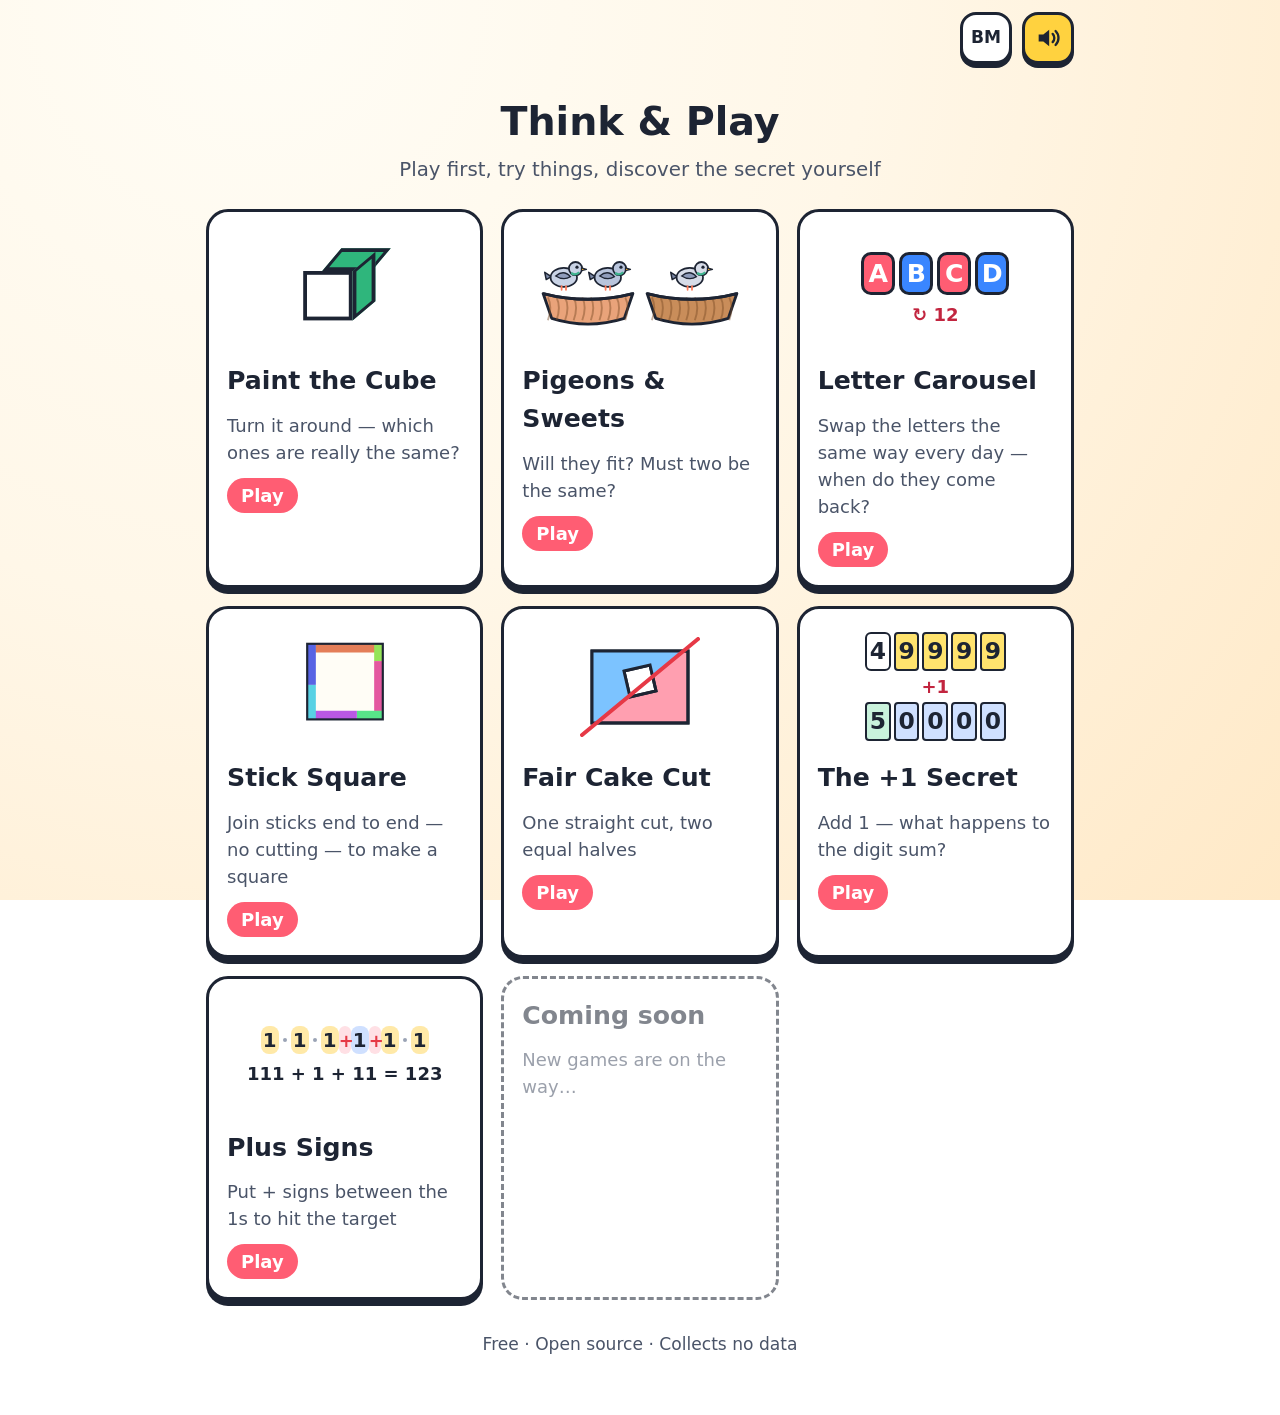
<file: index.html>
<!doctype html>
<html lang="zh-Hans">
<head>
  <meta charset="utf-8">
  <meta name="viewport" content="width=device-width, initial-scale=1, viewport-fit=cover">
  <title>思维小游戏 · Think &amp; Play</title>
  <meta name="description" content="Free, open-source math-thinking games for kids aged 8–12. No accounts, no tracking.">
  <link rel="stylesheet" href="css/style.css?v=33">
</head>
<body>
  <header class="topbar">
    <span style="flex:1"></span>
    <button class="icon-btn" data-lang-next data-i18n-aria="langNext"></button>
    <button class="icon-btn toggle" data-sound-toggle data-i18n-aria="sound"></button>
  </header>

  <main class="hub">
    <h1 data-i18n="siteTitle">思维小游戏</h1>
    <p class="sub" data-i18n="siteSub">先玩，先试，自己发现秘诀</p>

    <div class="cards">
      <a class="card" href="cube.html">
        <div class="art" id="cube-art"><div class="mini-cube big"><span class="mt"></span><span class="mf"></span><span class="mr"></span></div></div>
        <h2 data-i18n="gameCube">涂立方体</h2>
        <p data-i18n="gameCubeDesc">转一转，看看哪些其实是同一种</p>
        <span class="tag" data-i18n="play">开始玩</span>
      </a>
      <a class="card" href="pigeon.html">
        <div class="art" id="pigeon-art"></div>
        <h2 data-i18n="gamePigeon">鸽子与糖果</h2>
        <p data-i18n="gamePigeonDesc">放得下吗？一定会撞吗？</p>
        <span class="tag" data-i18n="play">开始玩</span>
      </a>
      <a class="card" href="letter.html">
        <div class="art" id="letter-art"><div class="today mini"><span class="ltile" style="background:#ff5d73;color:#fff">A</span><span class="ltile" style="background:#3a86ff;color:#fff">B</span><span class="ltile" style="background:#ff5d73;color:#fff">C</span><span class="ltile" style="background:#3a86ff;color:#fff">D</span></div><b class="odo-arrow">↻ 12</b></div>
        <h2 data-i18n="gameLetter">字母转转乐</h2>
        <p data-i18n="gameLetterDesc">每天按同样的规则换字母，几天后回到原样？</p>
        <span class="tag" data-i18n="play">开始玩</span>
      </a>
      <a class="card" href="stick.html">
        <div class="art" id="stick-art"><svg viewBox="0 0 120 100" aria-hidden="true"><rect x="25" y="10" width="70" height="70" fill="#fffdf6"/><g stroke-width="8"><line x1="25" y1="14" x2="33" y2="14" stroke="hsl(47 72% 62%)"/><line x1="33" y1="14" x2="95" y2="14" stroke="hsl(16 72% 62%)"/><line x1="91" y1="10" x2="91" y2="26" stroke="hsl(94 72% 62%)"/><line x1="91" y1="26" x2="91" y2="80" stroke="hsl(329 72% 62%)"/><line x1="95" y1="76" x2="71" y2="76" stroke="hsl(141 72% 62%)"/><line x1="71" y1="76" x2="25" y2="76" stroke="hsl(282 72% 62%)"/><line x1="29" y1="80" x2="29" y2="48" stroke="hsl(188 72% 62%)"/><line x1="29" y1="48" x2="29" y2="10" stroke="hsl(235 72% 62%)"/></g><rect x="25" y="10" width="70" height="70" fill="none" stroke="#1d2433" stroke-width="2"/></svg></div>
        <h2 data-i18n="gameStick">小棒拼正方形</h2>
        <p data-i18n="gameStickDesc">首尾接起来，不能截断，拼成正方形</p>
        <span class="tag" data-i18n="play">开始玩</span>
      </a>
      <a class="card" href="cut.html">
        <div class="art" id="cut-art"></div>
        <h2 data-i18n="gameCut">公平切蛋糕</h2>
        <p data-i18n="gameCutDesc">一刀，切成一样大的两块</p>
        <span class="tag" data-i18n="play">开始玩</span>
      </a>
      <a class="card" href="digit.html">
        <div class="art" id="digit-art"><div class="odo"><span>4</span><span class="nine">9</span><span class="nine">9</span><span class="nine">9</span><span class="nine">9</span></div><b class="odo-arrow">+1</b><div class="odo"><span class="plus">5</span><span class="zero">0</span><span class="zero">0</span><span class="zero">0</span><span class="zero">0</span></div></div>
        <h2 data-i18n="gameDigit">加一的秘密</h2>
        <p data-i18n="gameDigitDesc">加 1 以后，数字和会怎么变？</p>
        <span class="tag" data-i18n="play">开始玩</span>
      </a>
      <a class="card" href="plus.html">
        <div class="art" id="plus-art"><div class="ones locked demo"><span class="one b0">1</span><span class="gap"></span><span class="one b0">1</span><span class="gap"></span><span class="one b0">1</span><span class="gap on">+</span><span class="one b1">1</span><span class="gap on">+</span><span class="one b0">1</span><span class="gap"></span><span class="one b0">1</span></div><b class="plus-eq">111 + 1 + 11 = 123</b></div>
        <h2 data-i18n="gamePlus">加号游戏</h2>
        <p data-i18n="gamePlusDesc">在一排 1 中间放加号，凑出目标数</p>
        <span class="tag" data-i18n="play">开始玩</span>
      </a>
      <div class="card soon">
        <h2 data-i18n="comingSoon">快做好了</h2>
        <p data-i18n="noGamesYet">新游戏正在路上……</p>
      </div>
    </div>

    <p class="footer" data-i18n="footer">免费 · 开源 · 不收集任何信息</p>
  </main>

  <script src="js/core.js?v=33"></script>
  <script src="js/strings.js?v=33"></script>
  <script src="js/pigeon-skins.js?v=33"></script>
  <script>
    (function () {
      var sk = MG.PIGEON_ART;
      document.getElementById('pigeon-art').innerHTML =
        '<div class="hub-nest">' + sk.item(0) + sk.item(1) + sk.box(true) + '</div>' +
        '<div class="hub-nest">' + sk.item(2) + sk.box(false) + '</div>';
      document.getElementById('cut-art').innerHTML =
        '<svg viewBox="0 0 120 100" aria-hidden="true"><defs><clipPath id="hl"><path d="M0 0H120L0 100Z"/></clipPath></defs>' +
        '<path d="M12 14H108V86H12Z M44 34L70 28L76 54L50 60Z" fill="#ff9fb0" fill-rule="evenodd" stroke="#1d2433" stroke-width="3"/>' +
        '<path d="M12 14H108V86H12Z M44 34L70 28L76 54L50 60Z" fill="#7cc3ff" fill-rule="evenodd" clip-path="url(#hl)"/>' +
        '<path d="M12 14H108V86H12Z M44 34L70 28L76 54L50 60Z" fill="none" stroke="#1d2433" stroke-width="3"/>' +
        '<path d="M2 98L118 2" stroke="#e63946" stroke-width="4" stroke-linecap="round"/></svg>';
      MG.setupTopbar();
    })();
  </script>
</body>
</html>
</file>
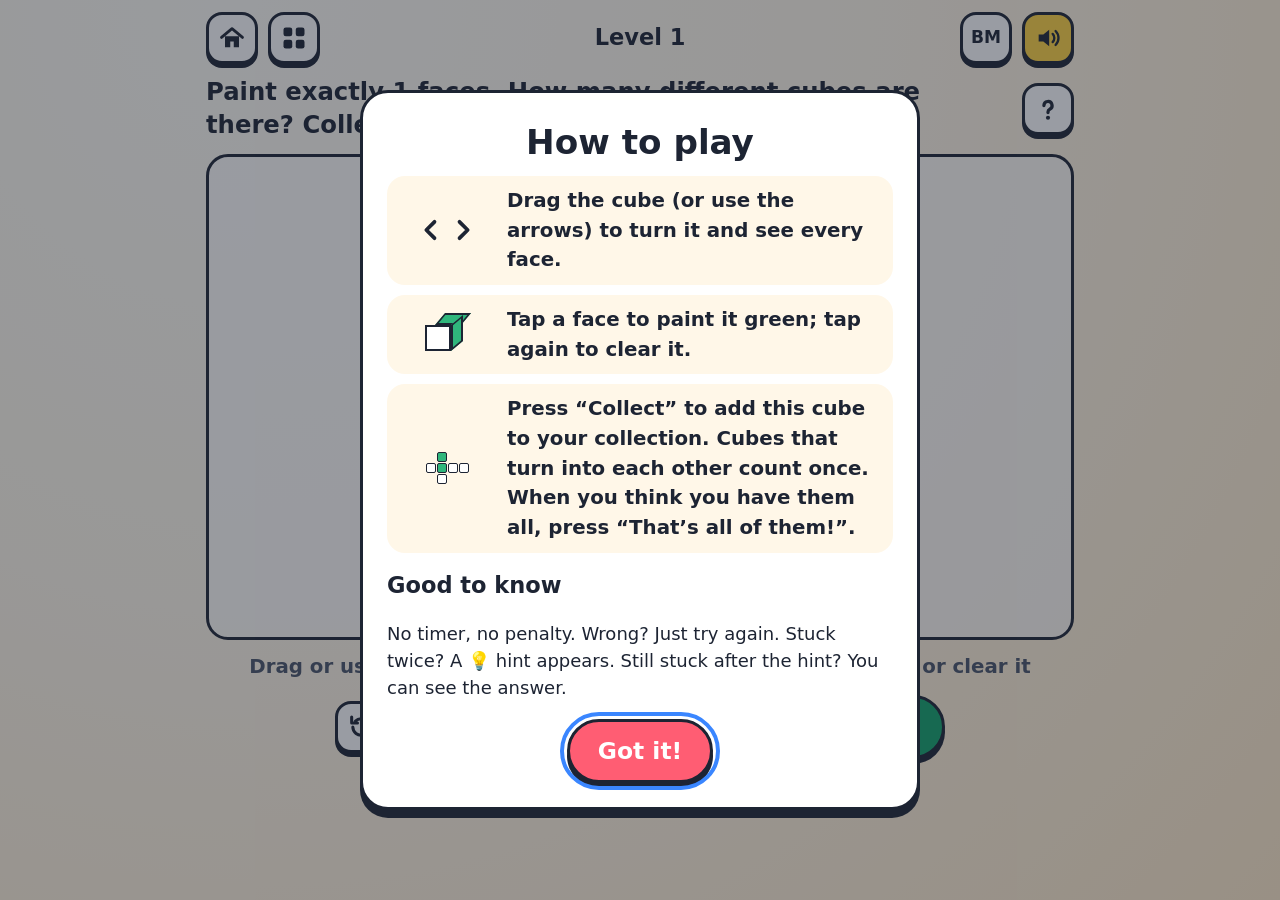
<file: cube.html>
<!doctype html>
<html lang="zh-Hans">
<head>
  <meta charset="utf-8">
  <meta name="viewport" content="width=device-width, initial-scale=1, viewport-fit=cover">
  <title>涂立方体 · Paint the Cube · Cat Kiub</title>
  <link rel="stylesheet" href="css/style.css?v=33">
</head>
<body>
  <header class="topbar">
    <a class="icon-btn" href="index.html" data-icon="home" data-i18n-aria="home"></a>
    <button class="icon-btn" id="btn-levels" data-icon="grid" data-i18n-aria="levels"></button>
    <div class="title" id="level-title"></div>
    <button class="icon-btn" data-lang-next data-i18n-aria="langNext"></button>
    <button class="icon-btn toggle" data-sound-toggle data-i18n-aria="sound"></button>
  </header>

  <main class="game cube-game">
    <section class="oly-card" id="oly-card" hidden>
      <p class="oly-source" id="oly-source"></p>
      <p class="oly-q" id="oly-q"></p>
      <p class="oly-note" id="oly-note"></p>
    </section>

    <div class="ask-row">
      <h1 class="ask" id="ask"></h1>
      <button class="icon-btn" id="btn-rules" data-icon="help" data-i18n-aria="rules"></button>
    </div>

    <div class="pboard" id="board"></div>
    <div class="reveal-wrap" id="reveal" hidden></div>

    <div class="pbar">
      <p class="status" id="status" aria-live="polite"></p>
      <div class="pactions" id="game-ctrl">
        <button class="icon-btn" id="btn-hint" data-icon="bulb" data-i18n-aria="hint" hidden></button>
        <button class="icon-btn" id="btn-restart" data-icon="replay" data-i18n-aria="restart"></button>
        <button class="big-btn secondary" id="btn-collect"><span data-icon="plus"></span><span data-i18n="cbcollect"></span></button>
        <button class="big-btn go" id="btn-done"><span data-icon="check"></span><span data-i18n="cbdone"></span></button>
        <button class="big-btn secondary" id="btn-solution" hidden><span data-icon="book"></span><span data-i18n="pshowAnswer"></span></button>
      </div>
      <div class="pactions" id="card-ctrl" hidden>
        <button class="big-btn secondary toggle-big" id="btn-thint" aria-pressed="false"><span data-icon="bulb"></span><span data-i18n="pshowHint"></span></button>
        <button class="big-btn secondary" id="btn-reveal"><span data-icon="book"></span><span data-i18n="pshowAnswer"></span></button>
        <button class="big-btn" id="btn-got"><span data-icon="check"></span><span data-i18n="pgotIt"></span></button>
        <button class="big-btn" id="btn-cardnext"><span data-icon="next"></span><span data-i18n="nextLevel"></span></button>
      </div>
      <div class="pactions" id="review-ctrl" hidden>
        <button class="big-btn secondary" id="rv-again"><span data-icon="replay"></span><span data-i18n="again"></span></button>
        <button class="big-btn" id="rv-next"><span data-icon="next"></span><span data-i18n="nextLevel"></span></button>
      </div>
    </div>
  </main>

  <dialog id="dlg-win">
    <div class="face" id="win-face"></div>
    <h2 data-i18n="youWin"></h2>
    <p class="tip" id="win-tip"></p>
    <div class="actions">
      <button class="big-btn secondary" id="win-again"><span data-icon="replay"></span><span data-i18n="again"></span></button>
      <button class="big-btn secondary" id="win-look"><span data-icon="eye"></span><span data-i18n="plookAgain"></span></button>
      <button class="big-btn" id="win-next"><span data-icon="next"></span><span data-i18n="nextLevel"></span></button>
    </div>
  </dialog>

  <dialog id="dlg-levels">
    <h2 data-i18n="levels"></h2>
    <div id="levels-body"></div>
    <div class="actions"><button class="big-btn secondary" data-close data-i18n="close"></button></div>
  </dialog>

  <dialog id="dlg-rules" class="rules">
    <h2 data-i18n="rulesTitle"></h2>
    <ol class="rules-list" id="rules-list"></ol>
    <h3 data-i18n="helperTitle"></h3>
    <p id="rules-how"></p>
    <div class="actions"><button class="big-btn" data-close data-i18n="rulesOk"></button></div>
  </dialog>

  <script src="js/core.js?v=33"></script>
  <script src="js/strings.js?v=33"></script>
  <script src="js/fx.js?v=33"></script>
  <script src="js/cube-logic.js?v=33"></script>
  <script src="js/portraits.js?v=33"></script>
  <script src="js/cube-game.js?v=33"></script>
</body>
</html>
</file>
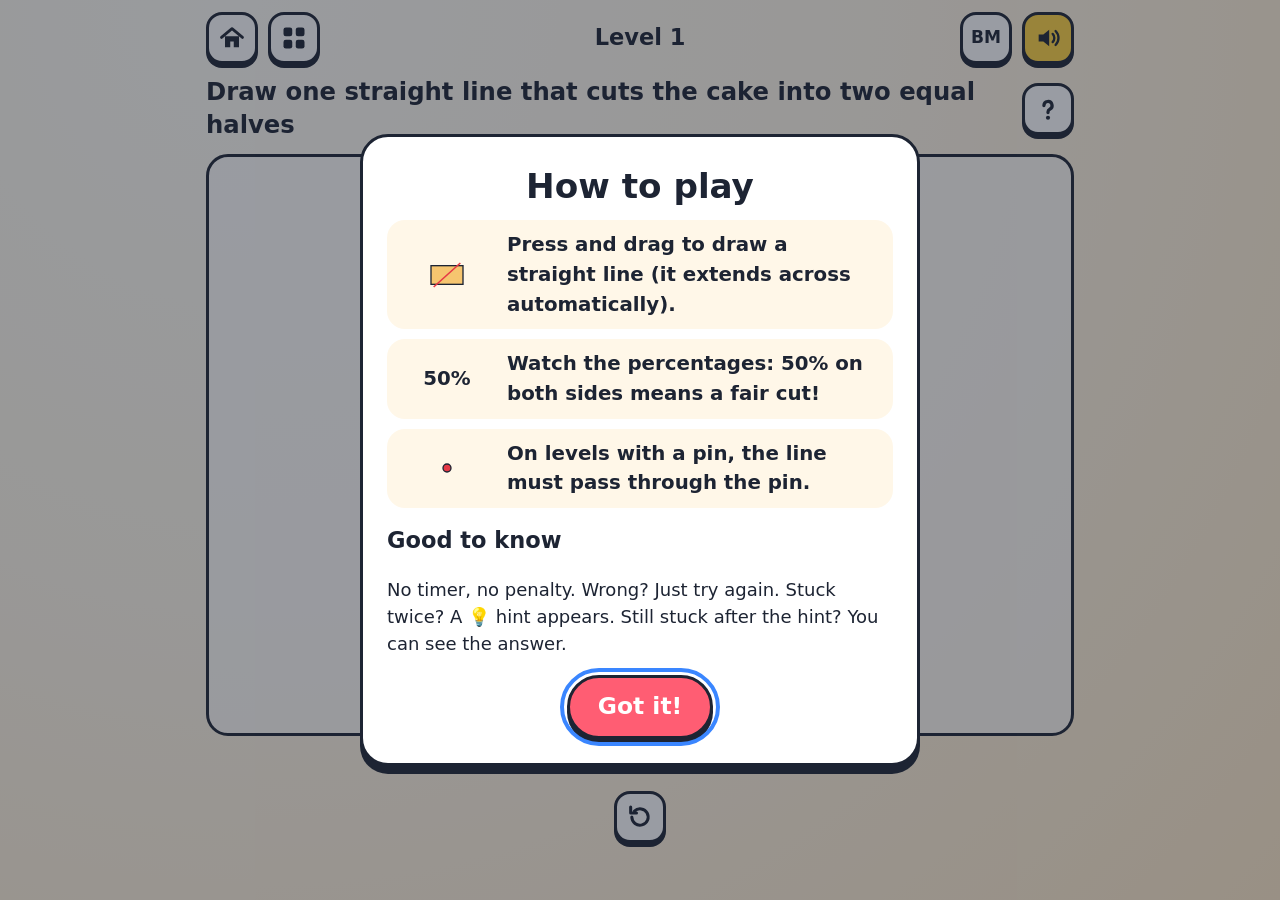
<file: cut.html>
<!doctype html>
<html lang="zh-Hans">
<head>
  <meta charset="utf-8">
  <meta name="viewport" content="width=device-width, initial-scale=1, viewport-fit=cover">
  <title>公平切蛋糕 · Fair Cake Cut · Potong Kek Adil</title>
  <link rel="stylesheet" href="css/style.css?v=33">
</head>
<body>
  <header class="topbar">
    <a class="icon-btn" href="index.html" data-icon="home" data-i18n-aria="home"></a>
    <button class="icon-btn" id="btn-levels" data-icon="grid" data-i18n-aria="levels"></button>
    <div class="title" id="level-title"></div>
    <button class="icon-btn" data-lang-next data-i18n-aria="langNext"></button>
    <button class="icon-btn toggle" data-sound-toggle data-i18n-aria="sound"></button>
  </header>

  <main class="game cut-game">
    <section class="oly-card" id="oly-card" hidden>
      <p class="oly-source" id="oly-source"></p>
      <p class="oly-q" id="oly-q"></p>
      <p class="oly-note" id="oly-note"></p>
    </section>

    <div class="ask-row">
      <h1 class="ask" id="ask"></h1>
      <button class="icon-btn" id="btn-rules" data-icon="help" data-i18n-aria="rules"></button>
    </div>

    <div class="pboard" id="board"></div>
    <div class="reveal-wrap" id="reveal" hidden></div>

    <div class="pbar">
      <p class="status" id="status" aria-live="polite"></p>
      <div class="pactions" id="game-ctrl">
        <button class="icon-btn" id="btn-hint" data-icon="bulb" data-i18n-aria="hint" hidden></button>
        <button class="icon-btn" id="btn-undo" data-icon="undo" data-i18n-aria="cundo"></button>
        <button class="icon-btn" id="btn-restart" data-icon="replay" data-i18n-aria="restart"></button>
        <button class="big-btn secondary" id="btn-solution" hidden><span data-icon="book"></span><span data-i18n="pshowAnswer"></span></button>
      </div>
      <div class="pactions" id="card-ctrl" hidden>
        <button class="big-btn secondary toggle-big" id="btn-thint" aria-pressed="false"><span data-icon="bulb"></span><span data-i18n="pshowHint"></span></button>
        <button class="big-btn secondary" id="btn-reveal"><span data-icon="book"></span><span data-i18n="pshowAnswer"></span></button>
        <button class="big-btn" id="btn-got"><span data-icon="check"></span><span data-i18n="pgotIt"></span></button>
        <button class="big-btn" id="btn-cardnext"><span data-icon="next"></span><span data-i18n="nextLevel"></span></button>
      </div>
      <div class="pactions" id="review-ctrl" hidden>
        <button class="big-btn secondary" id="rv-again"><span data-icon="replay"></span><span data-i18n="again"></span></button>
        <button class="big-btn" id="rv-next"><span data-icon="next"></span><span data-i18n="nextLevel"></span></button>
      </div>
    </div>
  </main>

  <dialog id="dlg-win">
    <div class="face" id="win-face"></div>
    <h2 data-i18n="youWin"></h2>
    <p class="tip" id="win-tip"></p>
    <div class="actions">
      <button class="big-btn secondary" id="win-again"><span data-icon="replay"></span><span data-i18n="again"></span></button>
      <button class="big-btn secondary" id="win-look"><span data-icon="eye"></span><span data-i18n="plookAgain"></span></button>
      <button class="big-btn" id="win-next"><span data-icon="next"></span><span data-i18n="nextLevel"></span></button>
    </div>
  </dialog>

  <dialog id="dlg-levels">
    <h2 data-i18n="levels"></h2>
    <div id="levels-body"></div>
    <div class="actions"><button class="big-btn secondary" data-close data-i18n="close"></button></div>
  </dialog>

  <dialog id="dlg-rules" class="rules">
    <h2 data-i18n="rulesTitle"></h2>
    <ol class="rules-list" id="rules-list"></ol>
    <h3 data-i18n="helperTitle"></h3>
    <p id="rules-how"></p>
    <div class="actions"><button class="big-btn" data-close data-i18n="rulesOk"></button></div>
  </dialog>

  <script src="js/core.js?v=33"></script>
  <script src="js/strings.js?v=33"></script>
  <script src="js/fx.js?v=33"></script>
  <script src="js/cut-logic.js?v=33"></script>
  <script src="js/portraits.js?v=33"></script>
  <script src="js/cut-game.js?v=33"></script>
</body>
</html>
</file>
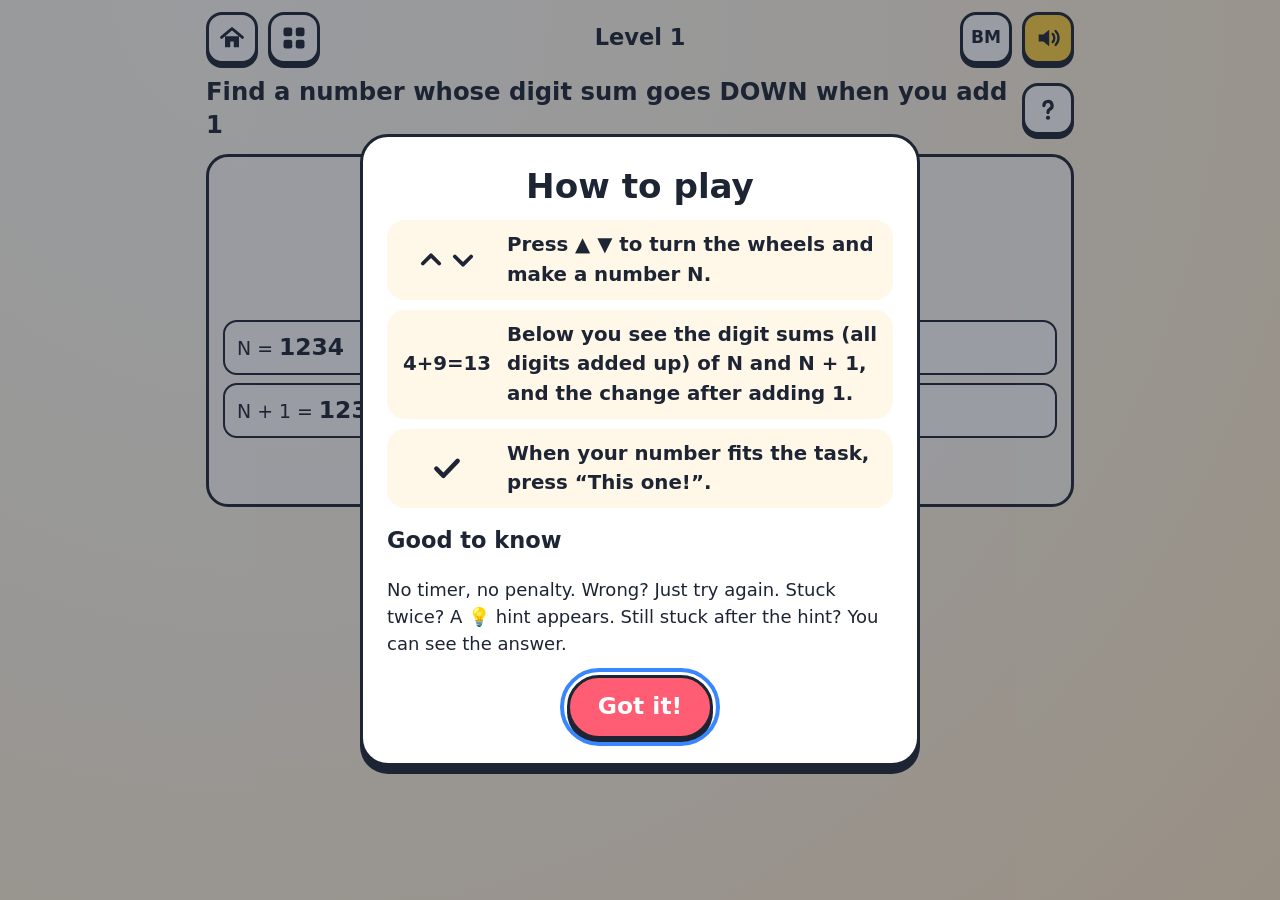
<file: digit.html>
<!doctype html>
<html lang="zh-Hans">
<head>
  <meta charset="utf-8">
  <meta name="viewport" content="width=device-width, initial-scale=1, viewport-fit=cover">
  <title>加一的秘密 · The +1 Secret · Rahsia Tambah Satu</title>
  <link rel="stylesheet" href="css/style.css?v=33">
</head>
<body>
  <header class="topbar">
    <a class="icon-btn" href="index.html" data-icon="home" data-i18n-aria="home"></a>
    <button class="icon-btn" id="btn-levels" data-icon="grid" data-i18n-aria="levels"></button>
    <div class="title" id="level-title"></div>
    <button class="icon-btn" data-lang-next data-i18n-aria="langNext"></button>
    <button class="icon-btn toggle" data-sound-toggle data-i18n-aria="sound"></button>
  </header>

  <main class="game digit-game">
    <section class="oly-card" id="oly-card" hidden>
      <p class="oly-source" id="oly-source"></p>
      <p class="oly-q" id="oly-q"></p>
      <p class="oly-note" id="oly-note"></p>
    </section>

    <div class="ask-row">
      <h1 class="ask" id="ask"></h1>
      <button class="icon-btn" id="btn-rules" data-icon="help" data-i18n-aria="rules"></button>
    </div>

    <div class="pboard" id="board"></div>
    <div class="reveal-wrap" id="reveal" hidden></div>

    <div class="pbar">
      <p class="status" id="status" aria-live="polite"></p>
      <div class="pactions" id="game-ctrl">
        <button class="icon-btn" id="btn-hint" data-icon="bulb" data-i18n-aria="hint" hidden></button>
        <button class="icon-btn" id="btn-restart" data-icon="replay" data-i18n-aria="restart"></button>
        <button class="big-btn go" id="btn-check"><span data-icon="check"></span><span data-i18n="dcheck"></span></button>
        <button class="big-btn secondary" id="btn-impossible" hidden><span data-icon="nope"></span><span data-i18n="pimpossible"></span></button>
        <button class="big-btn secondary" id="btn-solution" hidden><span data-icon="book"></span><span data-i18n="pshowAnswer"></span></button>
      </div>
      <div class="pactions" id="card-ctrl" hidden>
        <button class="big-btn secondary toggle-big" id="btn-thint" aria-pressed="false"><span data-icon="bulb"></span><span data-i18n="pshowHint"></span></button>
        <button class="big-btn secondary" id="btn-reveal"><span data-icon="book"></span><span data-i18n="pshowAnswer"></span></button>
        <button class="big-btn" id="btn-got"><span data-icon="check"></span><span data-i18n="pgotIt"></span></button>
        <button class="big-btn" id="btn-cardnext"><span data-icon="next"></span><span data-i18n="nextLevel"></span></button>
      </div>
      <div class="pactions" id="review-ctrl" hidden>
        <button class="big-btn secondary" id="rv-again"><span data-icon="replay"></span><span data-i18n="again"></span></button>
        <button class="big-btn" id="rv-next"><span data-icon="next"></span><span data-i18n="nextLevel"></span></button>
      </div>
    </div>
  </main>

  <dialog id="dlg-win">
    <div class="face" id="win-face"></div>
    <h2 data-i18n="youWin"></h2>
    <p class="tip" id="win-tip"></p>
    <div class="actions">
      <button class="big-btn secondary" id="win-again"><span data-icon="replay"></span><span data-i18n="again"></span></button>
      <button class="big-btn secondary" id="win-look"><span data-icon="eye"></span><span data-i18n="plookAgain"></span></button>
      <button class="big-btn" id="win-next"><span data-icon="next"></span><span data-i18n="nextLevel"></span></button>
    </div>
  </dialog>

  <dialog id="dlg-levels">
    <h2 data-i18n="levels"></h2>
    <div id="levels-body"></div>
    <div class="actions"><button class="big-btn secondary" data-close data-i18n="close"></button></div>
  </dialog>

  <dialog id="dlg-rules" class="rules">
    <h2 data-i18n="rulesTitle"></h2>
    <ol class="rules-list" id="rules-list"></ol>
    <h3 data-i18n="helperTitle"></h3>
    <p id="rules-how"></p>
    <div class="actions"><button class="big-btn" data-close data-i18n="rulesOk"></button></div>
  </dialog>

  <script src="js/core.js?v=33"></script>
  <script src="js/strings.js?v=33"></script>
  <script src="js/fx.js?v=33"></script>
  <script src="js/digit-logic.js?v=33"></script>
  <script src="js/portraits.js?v=33"></script>
  <script src="js/digit-game.js?v=33"></script>
</body>
</html>
</file>
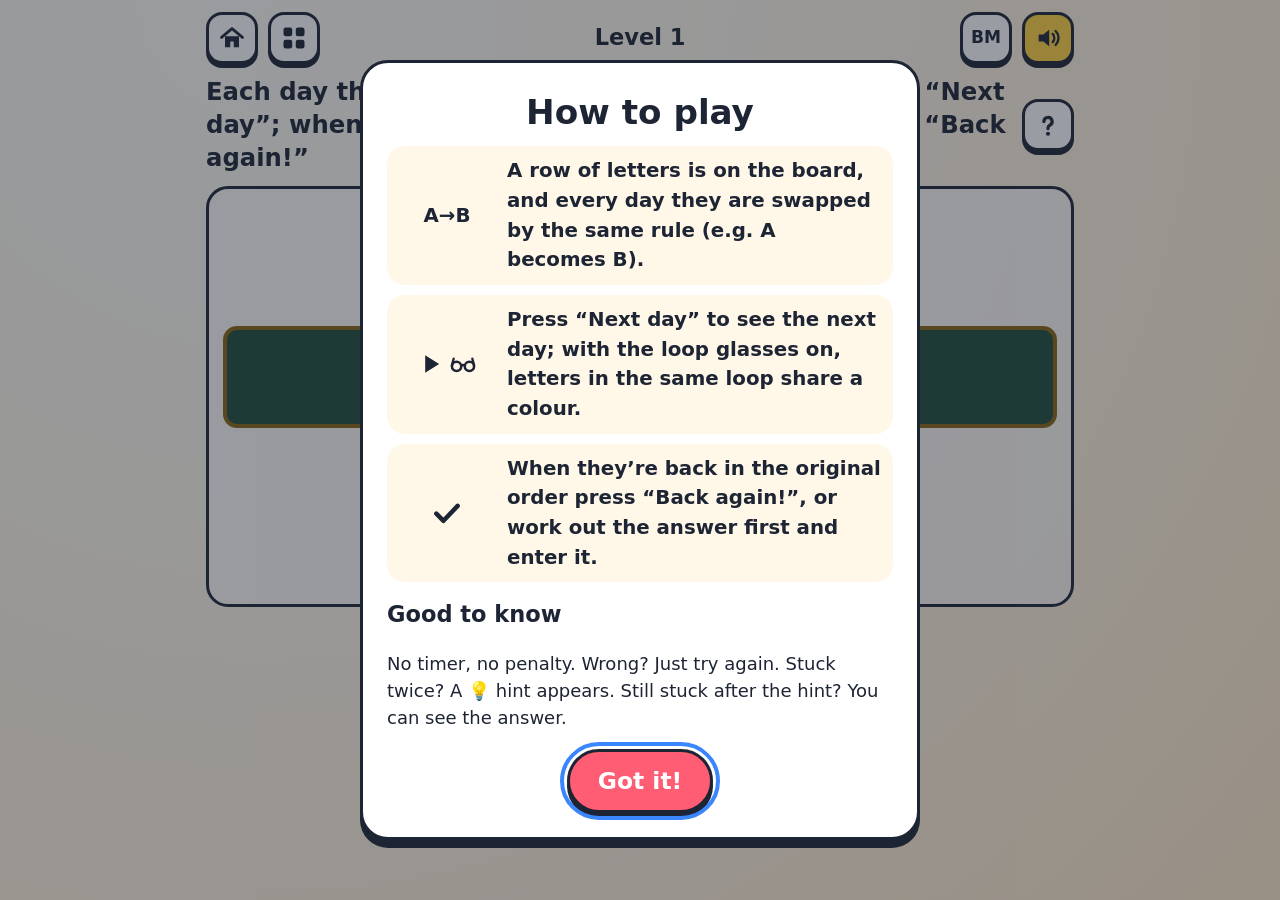
<file: letter.html>
<!doctype html>
<html lang="zh-Hans">
<head>
  <meta charset="utf-8">
  <meta name="viewport" content="width=device-width, initial-scale=1, viewport-fit=cover">
  <title>字母转转乐 · Letter Carousel · Karusel Huruf</title>
  <link rel="stylesheet" href="css/style.css?v=33">
</head>
<body>
  <header class="topbar">
    <a class="icon-btn" href="index.html" data-icon="home" data-i18n-aria="home"></a>
    <button class="icon-btn" id="btn-levels" data-icon="grid" data-i18n-aria="levels"></button>
    <div class="title" id="level-title"></div>
    <button class="icon-btn" data-lang-next data-i18n-aria="langNext"></button>
    <button class="icon-btn toggle" data-sound-toggle data-i18n-aria="sound"></button>
  </header>

  <main class="game letter-game">
    <section class="oly-card" id="oly-card" hidden>
      <p class="oly-source" id="oly-source"></p>
      <p class="oly-q" id="oly-q"></p>
      <p class="oly-note" id="oly-note"></p>
    </section>

    <div class="ask-row">
      <h1 class="ask" id="ask"></h1>
      <button class="icon-btn" id="btn-rules" data-icon="help" data-i18n-aria="rules"></button>
    </div>

    <div class="pboard" id="board"></div>
    <div class="reveal-wrap" id="reveal" hidden></div>

    <div class="pbar">
      <p class="status" id="status" aria-live="polite"></p>
      <div class="stepper" id="count-ctrl" hidden>
        <button class="icon-btn small-txt" id="btn-m10">−10</button>
        <button class="icon-btn" id="btn-m1" data-icon="minus"></button>
        <b class="n-val" id="n-val"></b>
        <button class="icon-btn" id="btn-p1" data-icon="plus"></button>
        <button class="icon-btn small-txt" id="btn-p10">+10</button>
        <button class="big-btn go" id="btn-answer"><span data-icon="check"></span><span></span></button>
      </div>
      <div class="pactions" id="game-ctrl">
        <button class="icon-btn" id="btn-hint" data-icon="bulb" data-i18n-aria="hint" hidden></button>
        <button class="icon-btn" id="btn-restart" data-icon="replay" data-i18n-aria="restart"></button>
        <button class="icon-btn toggle" id="btn-glasses" data-icon="glasses" data-i18n-aria="ltglasses" aria-pressed="false" hidden></button>
        <button class="big-btn secondary" id="btn-next"><span data-icon="next"></span><span data-i18n="ltnext"></span></button>
        <button class="big-btn secondary" id="btn-jump" hidden><span data-icon="next"></span><span data-i18n="ltgzJump"></span></button>
        <button class="big-btn go" id="btn-back"><span data-icon="check"></span><span data-i18n="ltback"></span></button>
        <button class="big-btn secondary" id="btn-solution" hidden><span data-icon="book"></span><span data-i18n="pshowAnswer"></span></button>
      </div>
      <div class="pactions" id="card-ctrl" hidden>
        <button class="big-btn secondary toggle-big" id="btn-thint" aria-pressed="false"><span data-icon="bulb"></span><span data-i18n="pshowHint"></span></button>
        <button class="big-btn secondary" id="btn-reveal"><span data-icon="book"></span><span data-i18n="pshowAnswer"></span></button>
        <button class="big-btn" id="btn-got"><span data-icon="check"></span><span data-i18n="pgotIt"></span></button>
        <button class="big-btn" id="btn-cardnext"><span data-icon="next"></span><span data-i18n="nextLevel"></span></button>
      </div>
      <div class="pactions" id="review-ctrl" hidden>
        <button class="big-btn secondary" id="rv-again"><span data-icon="replay"></span><span data-i18n="again"></span></button>
        <button class="big-btn" id="rv-next"><span data-icon="next"></span><span data-i18n="nextLevel"></span></button>
      </div>
    </div>
  </main>

  <dialog id="dlg-win">
    <div class="face" id="win-face"></div>
    <h2 data-i18n="youWin"></h2>
    <p class="tip" id="win-tip"></p>
    <div class="actions">
      <button class="big-btn secondary" id="win-again"><span data-icon="replay"></span><span data-i18n="again"></span></button>
      <button class="big-btn secondary" id="win-look"><span data-icon="eye"></span><span data-i18n="plookAgain"></span></button>
      <button class="big-btn" id="win-next"><span data-icon="next"></span><span data-i18n="nextLevel"></span></button>
    </div>
  </dialog>

  <dialog id="dlg-levels">
    <h2 data-i18n="levels"></h2>
    <div id="levels-body"></div>
    <div class="actions"><button class="big-btn secondary" data-close data-i18n="close"></button></div>
  </dialog>

  <dialog id="dlg-rules" class="rules">
    <h2 data-i18n="rulesTitle"></h2>
    <ol class="rules-list" id="rules-list"></ol>
    <h3 data-i18n="helperTitle"></h3>
    <p id="rules-how"></p>
    <div class="actions"><button class="big-btn" data-close data-i18n="rulesOk"></button></div>
  </dialog>

  <script src="js/core.js?v=33"></script>
  <script src="js/strings.js?v=33"></script>
  <script src="js/fx.js?v=33"></script>
  <script src="js/letter-logic.js?v=33"></script>
  <script src="js/letter-game.js?v=33"></script>
</body>
</html>
</file>
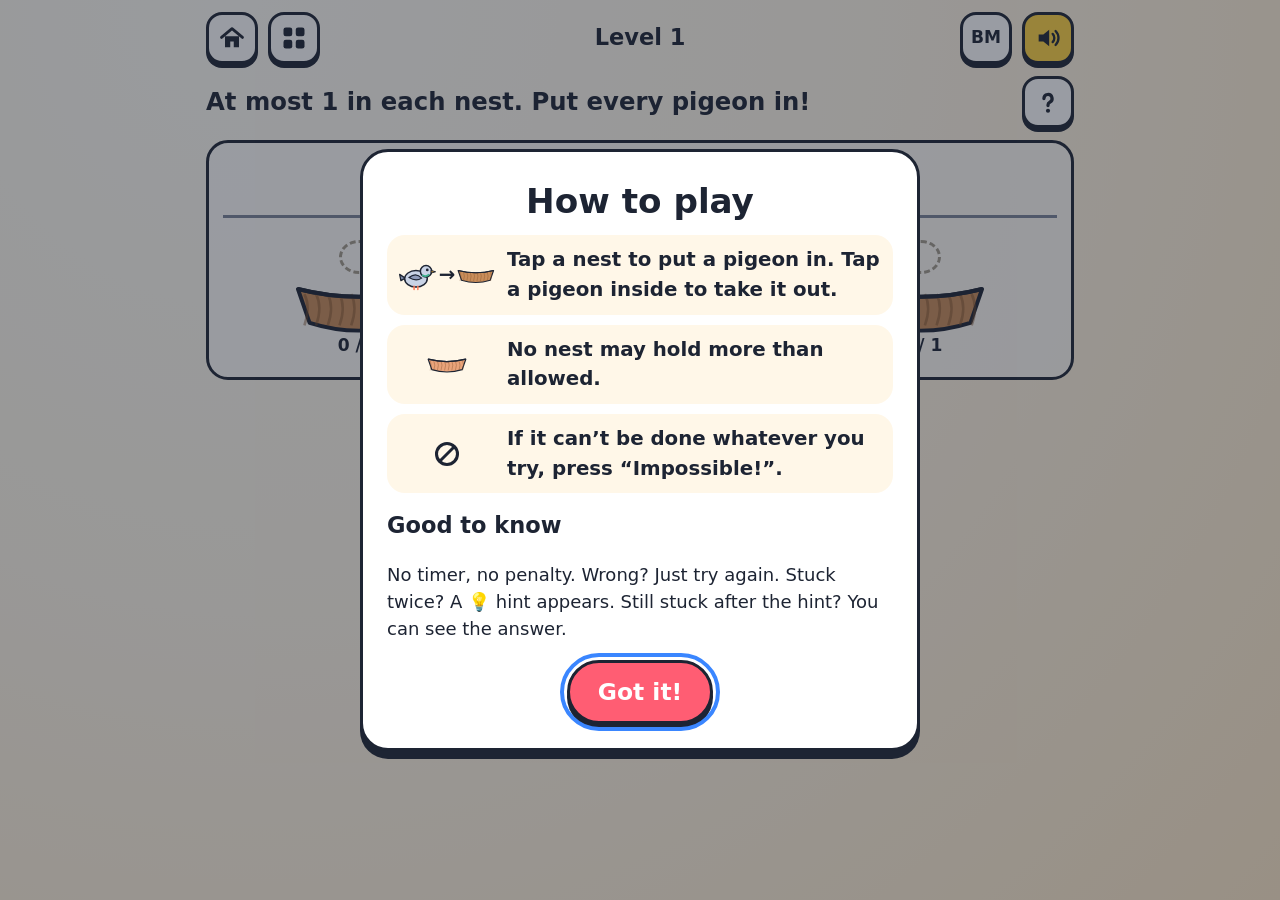
<file: pigeon.html>
<!doctype html>
<html lang="zh-Hans">
<head>
  <meta charset="utf-8">
  <meta name="viewport" content="width=device-width, initial-scale=1, viewport-fit=cover">
  <title>鸽子与糖果 · Pigeons &amp; Sweets · Merpati &amp; Gula-gula</title>
  <link rel="stylesheet" href="css/style.css?v=33">
</head>
<body>
  <header class="topbar">
    <a class="icon-btn" href="index.html" data-icon="home" data-i18n-aria="home"></a>
    <button class="icon-btn" id="btn-levels" data-icon="grid" data-i18n-aria="levels"></button>
    <div class="title" id="level-title"></div>
    <button class="icon-btn" data-lang-next data-i18n-aria="langNext"></button>
    <button class="icon-btn toggle" data-sound-toggle data-i18n-aria="sound"></button>
  </header>

  <main class="game pigeon-game">
    <section class="oly-card" id="oly-card" hidden>
      <p class="oly-source" id="oly-source"></p>
      <p class="oly-q" id="oly-q"></p>
      <p class="oly-note" id="oly-note"></p>
    </section>

    <div class="ask-row">
      <h1 class="ask" id="ask"></h1>
      <button class="icon-btn" id="btn-rules" data-icon="help" data-i18n-aria="rules"></button>
    </div>

    <div class="pboard" id="board"></div>
    <div class="reveal-wrap" id="reveal" hidden></div>

    <div class="pbar">
      <p class="status" id="status" aria-live="polite"></p>
      <div class="least-ctrl" id="least-ctrl" hidden>
        <button class="icon-btn small-txt" id="btn-m10" data-i18n-aria="pfewer10">−10</button>
        <button class="icon-btn" id="btn-m1" data-icon="minus" data-i18n-aria="pfewer"></button>
        <b class="n-val" id="n-val"></b>
        <button class="icon-btn" id="btn-p1" data-icon="plus" data-i18n-aria="pmore"></button>
        <button class="icon-btn small-txt" id="btn-p10" data-i18n-aria="pmore10">+10</button>
        <button class="big-btn go" id="btn-answer"><span data-icon="check"></span><span></span></button>
      </div>
      <div class="pactions">
        <button class="icon-btn" id="btn-hint" data-icon="bulb" data-i18n-aria="hint" hidden></button>
        <button class="icon-btn" id="btn-restart" data-icon="replay" data-i18n-aria="restart"></button>
        <button class="big-btn secondary" id="btn-impossible"><span data-icon="nope"></span><span data-i18n="pimpossible"></span></button>
        <button class="big-btn secondary" id="btn-solution" hidden><span data-icon="book"></span><span data-i18n="pshowAnswer"></span></button>
      </div>
      <div class="pactions" id="card-ctrl" hidden>
        <button class="big-btn secondary toggle-big" id="btn-thint" aria-pressed="false"><span data-icon="bulb"></span><span data-i18n="pshowHint"></span></button>
        <button class="big-btn secondary" id="btn-reveal"><span data-icon="book"></span><span data-i18n="pshowAnswer"></span></button>
        <button class="big-btn" id="btn-got"><span data-icon="check"></span><span data-i18n="pgotIt"></span></button>
        <button class="big-btn" id="btn-cardnext"><span data-icon="next"></span><span data-i18n="nextLevel"></span></button>
      </div>
      <div class="pactions" id="review-ctrl" hidden>
        <button class="big-btn secondary" id="rv-again"><span data-icon="replay"></span><span data-i18n="again"></span></button>
        <button class="big-btn" id="rv-next"><span data-icon="next"></span><span data-i18n="nextLevel"></span></button>
      </div>
    </div>
  </main>

  <dialog id="dlg-win">
    <div class="face" id="win-face"></div>
    <h2 data-i18n="youWin"></h2>
    <p class="tip" id="win-tip"></p>
    <div class="actions">
      <button class="big-btn secondary" id="win-again"><span data-icon="replay"></span><span data-i18n="again"></span></button>
      <button class="big-btn secondary" id="win-look"><span data-icon="eye"></span><span data-i18n="plookAgain"></span></button>
      <button class="big-btn" id="win-next"><span data-icon="next"></span><span data-i18n="nextLevel"></span></button>
    </div>
  </dialog>

  <dialog id="dlg-levels">
    <h2 data-i18n="levels"></h2>
    <div id="levels-body"></div>
    <div class="actions">
      <button class="big-btn secondary" data-close data-i18n="close"></button>
    </div>
  </dialog>

  <dialog id="dlg-rules" class="rules">
    <h2 data-i18n="rulesTitle"></h2>
    <ol class="rules-list" id="rules-list"></ol>
    <h3 data-i18n="helperTitle"></h3>
    <p id="rules-how"></p>
    <div class="actions"><button class="big-btn" data-close data-i18n="rulesOk"></button></div>
  </dialog>


  <script src="js/core.js?v=33"></script>
  <script src="js/strings.js?v=33"></script>
  <script src="js/fx.js?v=33"></script>
  <script src="js/pigeon-logic.js?v=33"></script>
  <script src="js/pigeon-skins.js?v=33"></script>
  <script src="js/portraits.js?v=33"></script>
  <script src="js/pigeon-game.js?v=33"></script>
</body>
</html>
</file>
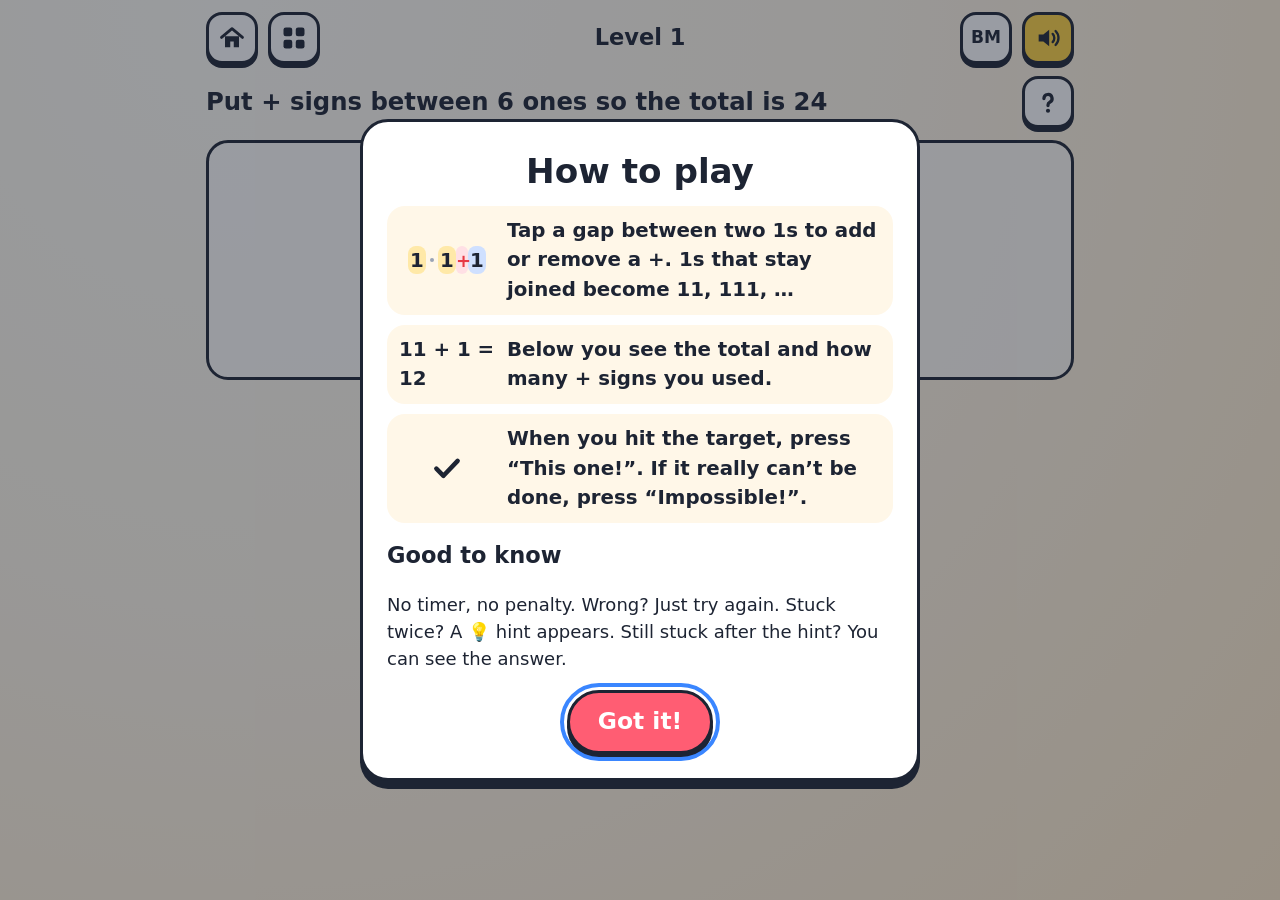
<file: plus.html>
<!doctype html>
<html lang="zh-Hans">
<head>
  <meta charset="utf-8">
  <meta name="viewport" content="width=device-width, initial-scale=1, viewport-fit=cover">
  <title>加号游戏 · Plus Signs · Tanda Tambah</title>
  <link rel="stylesheet" href="css/style.css?v=33">
</head>
<body>
  <header class="topbar">
    <a class="icon-btn" href="index.html" data-icon="home" data-i18n-aria="home"></a>
    <button class="icon-btn" id="btn-levels" data-icon="grid" data-i18n-aria="levels"></button>
    <div class="title" id="level-title"></div>
    <button class="icon-btn" data-lang-next data-i18n-aria="langNext"></button>
    <button class="icon-btn toggle" data-sound-toggle data-i18n-aria="sound"></button>
  </header>

  <main class="game plus-game">
    <section class="oly-card" id="oly-card" hidden>
      <p class="oly-source" id="oly-source"></p>
      <p class="oly-q" id="oly-q"></p>
      <p class="oly-note" id="oly-note"></p>
    </section>

    <div class="ask-row">
      <h1 class="ask" id="ask"></h1>
      <button class="icon-btn" id="btn-rules" data-icon="help" data-i18n-aria="rules"></button>
    </div>

    <div class="pboard" id="board"></div>
    <div class="reveal-wrap" id="reveal" hidden></div>

    <div class="pbar">
      <p class="status" id="status" aria-live="polite"></p>
      <div class="pactions" id="game-ctrl">
        <button class="icon-btn" id="btn-hint" data-icon="bulb" data-i18n-aria="hint" hidden></button>
        <button class="icon-btn" id="btn-restart" data-icon="replay" data-i18n-aria="restart"></button>
        <button class="big-btn go" id="btn-check"><span data-icon="check"></span><span data-i18n="dcheck"></span></button>
        <button class="big-btn secondary" id="btn-impossible" hidden><span data-icon="nope"></span><span data-i18n="pimpossible"></span></button>
        <button class="big-btn secondary" id="btn-solution" hidden><span data-icon="book"></span><span data-i18n="pshowAnswer"></span></button>
      </div>
      <div class="pactions" id="card-ctrl" hidden>
        <button class="big-btn secondary toggle-big" id="btn-thint" aria-pressed="false"><span data-icon="bulb"></span><span data-i18n="pshowHint"></span></button>
        <button class="big-btn secondary" id="btn-reveal"><span data-icon="book"></span><span data-i18n="pshowAnswer"></span></button>
        <button class="big-btn" id="btn-got"><span data-icon="check"></span><span data-i18n="pgotIt"></span></button>
        <button class="big-btn" id="btn-cardnext"><span data-icon="next"></span><span data-i18n="nextLevel"></span></button>
      </div>
      <div class="pactions" id="review-ctrl" hidden>
        <button class="big-btn secondary" id="rv-again"><span data-icon="replay"></span><span data-i18n="again"></span></button>
        <button class="big-btn" id="rv-next"><span data-icon="next"></span><span data-i18n="nextLevel"></span></button>
      </div>
    </div>
  </main>

  <dialog id="dlg-win">
    <div class="face" id="win-face"></div>
    <h2 data-i18n="youWin"></h2>
    <p class="tip" id="win-tip"></p>
    <div class="actions">
      <button class="big-btn secondary" id="win-again"><span data-icon="replay"></span><span data-i18n="again"></span></button>
      <button class="big-btn secondary" id="win-look"><span data-icon="eye"></span><span data-i18n="plookAgain"></span></button>
      <button class="big-btn" id="win-next"><span data-icon="next"></span><span data-i18n="nextLevel"></span></button>
    </div>
  </dialog>

  <dialog id="dlg-levels">
    <h2 data-i18n="levels"></h2>
    <div id="levels-body"></div>
    <div class="actions"><button class="big-btn secondary" data-close data-i18n="close"></button></div>
  </dialog>

  <dialog id="dlg-rules" class="rules">
    <h2 data-i18n="rulesTitle"></h2>
    <ol class="rules-list" id="rules-list"></ol>
    <h3 data-i18n="helperTitle"></h3>
    <p id="rules-how"></p>
    <div class="actions"><button class="big-btn" data-close data-i18n="rulesOk"></button></div>
  </dialog>

  <script src="js/core.js?v=33"></script>
  <script src="js/strings.js?v=33"></script>
  <script src="js/fx.js?v=33"></script>
  <script src="js/plus-logic.js?v=33"></script>
  <script src="js/plus-game.js?v=33"></script>
</body>
</html>
</file>
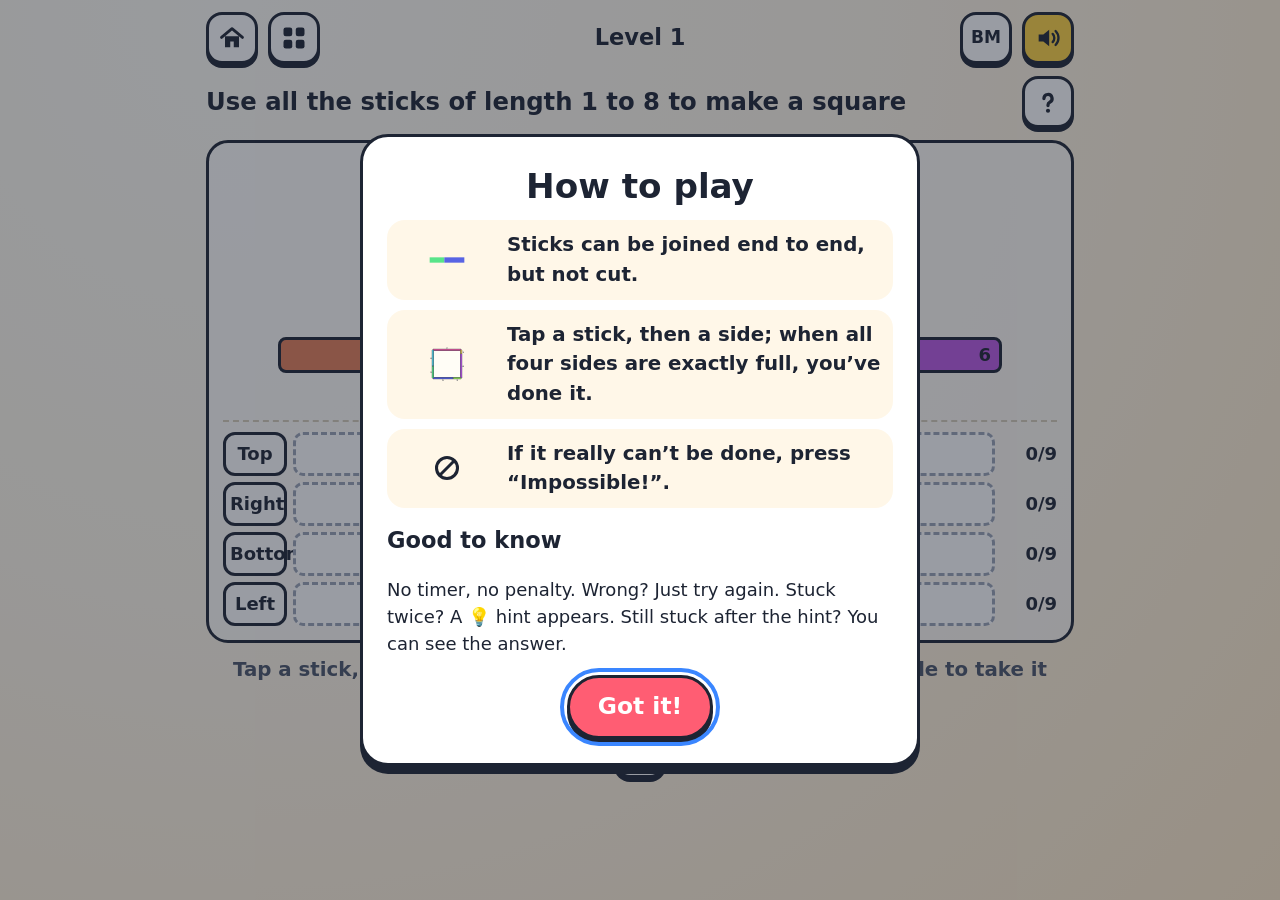
<file: stick.html>
<!doctype html>
<html lang="zh-Hans">
<head>
  <meta charset="utf-8">
  <meta name="viewport" content="width=device-width, initial-scale=1, viewport-fit=cover">
  <title>小棒拼正方形 · Stick Square · Segi Empat Sama Kayu</title>
  <link rel="stylesheet" href="css/style.css?v=33">
</head>
<body>
  <header class="topbar">
    <a class="icon-btn" href="index.html" data-icon="home" data-i18n-aria="home"></a>
    <button class="icon-btn" id="btn-levels" data-icon="grid" data-i18n-aria="levels"></button>
    <div class="title" id="level-title"></div>
    <button class="icon-btn" data-lang-next data-i18n-aria="langNext"></button>
    <button class="icon-btn toggle" data-sound-toggle data-i18n-aria="sound"></button>
  </header>

  <main class="game stick-game">
    <section class="oly-card" id="oly-card" hidden>
      <p class="oly-source" id="oly-source"></p>
      <p class="oly-q" id="oly-q"></p>
      <p class="oly-note" id="oly-note"></p>
    </section>

    <div class="ask-row">
      <h1 class="ask" id="ask"></h1>
      <button class="icon-btn" id="btn-rules" data-icon="help" data-i18n-aria="rules"></button>
    </div>

    <div class="pboard" id="board"></div>
    <div class="reveal-wrap" id="reveal" hidden></div>

    <div class="pbar">
      <p class="status" id="status" aria-live="polite"></p>
      <div class="stepper" id="count-ctrl" hidden>
        <button class="icon-btn small-txt" id="btn-m100">−100</button>
        <button class="icon-btn small-txt" id="btn-m10">−10</button>
        <button class="icon-btn" id="btn-m1" data-icon="minus"></button>
        <b class="n-val" id="n-val"></b>
        <button class="icon-btn" id="btn-p1" data-icon="plus"></button>
        <button class="icon-btn small-txt" id="btn-p10">+10</button>
        <button class="icon-btn small-txt" id="btn-p100">+100</button>
        <button class="big-btn go" id="btn-answer"><span data-icon="check"></span><span></span></button>
      </div>
      <div class="pactions" id="game-ctrl">
        <button class="icon-btn" id="btn-hint" data-icon="bulb" data-i18n-aria="hint" hidden></button>
        <button class="icon-btn" id="btn-restart" data-icon="replay" data-i18n-aria="restart"></button>
        <button class="big-btn go" id="btn-check"><span data-icon="check"></span><span data-i18n="dcheck"></span></button>
        <button class="big-btn secondary" id="btn-impossible" hidden><span data-icon="nope"></span><span data-i18n="pimpossible"></span></button>
        <button class="big-btn secondary" id="btn-solution" hidden><span data-icon="book"></span><span data-i18n="pshowAnswer"></span></button>
      </div>
      <div class="pactions" id="card-ctrl" hidden>
        <button class="big-btn secondary toggle-big" id="btn-thint" aria-pressed="false"><span data-icon="bulb"></span><span data-i18n="pshowHint"></span></button>
        <button class="big-btn secondary" id="btn-reveal"><span data-icon="book"></span><span data-i18n="pshowAnswer"></span></button>
        <button class="big-btn" id="btn-got"><span data-icon="check"></span><span data-i18n="pgotIt"></span></button>
        <button class="big-btn" id="btn-cardnext"><span data-icon="next"></span><span data-i18n="nextLevel"></span></button>
      </div>
      <div class="pactions" id="review-ctrl" hidden>
        <button class="big-btn secondary" id="rv-again"><span data-icon="replay"></span><span data-i18n="again"></span></button>
        <button class="big-btn" id="rv-next"><span data-icon="next"></span><span data-i18n="nextLevel"></span></button>
      </div>
    </div>
  </main>

  <dialog id="dlg-win">
    <div class="face" id="win-face"></div>
    <h2 data-i18n="youWin"></h2>
    <p class="tip" id="win-tip"></p>
    <div class="actions">
      <button class="big-btn secondary" id="win-again"><span data-icon="replay"></span><span data-i18n="again"></span></button>
      <button class="big-btn secondary" id="win-look"><span data-icon="eye"></span><span data-i18n="plookAgain"></span></button>
      <button class="big-btn" id="win-next"><span data-icon="next"></span><span data-i18n="nextLevel"></span></button>
    </div>
  </dialog>

  <dialog id="dlg-levels">
    <h2 data-i18n="levels"></h2>
    <div id="levels-body"></div>
    <div class="actions"><button class="big-btn secondary" data-close data-i18n="close"></button></div>
  </dialog>

  <dialog id="dlg-rules" class="rules">
    <h2 data-i18n="rulesTitle"></h2>
    <ol class="rules-list" id="rules-list"></ol>
    <h3 data-i18n="helperTitle"></h3>
    <p id="rules-how"></p>
    <div class="actions"><button class="big-btn" data-close data-i18n="rulesOk"></button></div>
  </dialog>

  <script src="js/core.js?v=33"></script>
  <script src="js/strings.js?v=33"></script>
  <script src="js/fx.js?v=33"></script>
  <script src="js/stick-logic.js?v=33"></script>
  <script src="js/portraits.js?v=33"></script>
  <script src="js/stick-game.js?v=33"></script>
</body>
</html>
</file>
<file: css/style.css>
/* 大字、高对比、大按钮、触屏友好 */
:root {
  --bg: #fff7e8;
  --bg2: #ffe9c7;
  --card: #ffffff;
  --ink: #1d2433;
  --ink-soft: #4a5468;
  --accent: #ff5d73;
  --accent-ink: #ffffff;
  --go: #13a36b;
  --line: #1d2433;
  --sel: #ffd23f;
  --focus: #3a86ff;
  --radius: 22px;
  font-size: 18px;
}
* { box-sizing: border-box; }
[hidden] { display: none !important; }
html, body { margin: 0; }
body {
  font-family: "PingFang SC", "Hiragino Sans GB", "Noto Sans SC", "Microsoft YaHei", system-ui, -apple-system, "Segoe UI", Roboto, sans-serif;
  color: var(--ink);
  background: radial-gradient(circle at 20% 0%, #fffdf6 0, var(--bg) 45%, var(--bg2) 100%) fixed;
  min-height: 100vh; min-height: 100dvh;
  -webkit-tap-highlight-color: transparent;
  line-height: 1.5;
}
button { font: inherit; color: inherit; cursor: pointer; touch-action: manipulation; }
button:focus-visible, a:focus-visible { outline: 4px solid var(--focus); outline-offset: 3px; }
svg { display: block; }

/* ---------- 顶栏 ---------- */
.topbar {
  display: flex; align-items: center; gap: 10px;
  padding: 12px 16px; max-width: 900px; margin: 0 auto;
}
.topbar .title { flex: 1; min-width: 0; font-size: 1.25rem; font-weight: 800; text-align: center; white-space: nowrap; overflow: hidden; text-overflow: ellipsis; }
.icon-btn {
  width: 52px; height: 52px; flex: none; border-radius: 16px;
  border: 3px solid var(--line); background: var(--card);
  display: grid; place-items: center; padding: 0; font-weight: 800; font-size: .95rem;
  box-shadow: 0 4px 0 var(--line); transition: transform .08s;
  text-decoration: none; color: var(--ink);
}
.icon-btn svg { width: 28px; height: 28px; }
.icon-btn:active { transform: translateY(3px); box-shadow: 0 1px 0 var(--line); }
.icon-btn[aria-pressed="true"].toggle { background: var(--sel); }

.big-btn {
  display: inline-flex; align-items: center; justify-content: center; gap: 10px;
  min-height: 64px; padding: 0 28px; border-radius: 999px;
  border: 3px solid var(--line); background: var(--accent); color: var(--accent-ink);
  font-size: 1.3rem; font-weight: 800; box-shadow: 0 5px 0 var(--line);
  text-decoration: none; transition: transform .08s, opacity .2s;
}
.big-btn svg { width: 30px; height: 30px; }
.big-btn:active { transform: translateY(4px); box-shadow: 0 1px 0 var(--line); }
.big-btn.secondary { background: var(--card); color: var(--ink); }
.big-btn.go { background: var(--go); }
.big-btn:disabled { opacity: .35; cursor: default; transform: none; box-shadow: 0 5px 0 var(--line); }

/* ---------- 首页 ---------- */
.hub { max-width: 900px; margin: 0 auto; padding: 8px 16px 40px; }
.hub h1 { font-size: 2.2rem; margin: 8px 0 0; text-align: center; }
.hub .sub { text-align: center; color: var(--ink-soft); margin: 4px 0 24px; font-size: 1.1rem; }
.cards { display: grid; gap: 18px; grid-template-columns: repeat(auto-fit, minmax(250px, 1fr)); }
.card {
  background: var(--card); border: 3px solid var(--line); border-radius: var(--radius);
  box-shadow: 0 6px 0 var(--line); padding: 18px; display: flex; flex-direction: column; gap: 12px;
  text-decoration: none; color: inherit;
}
.card .art { height: 120px; display: flex; align-items: center; justify-content: center; gap: 4px; }
.card .art svg { width: 56px; height: 56px; }
.card h2 { margin: 0; font-size: 1.4rem; }
.card p { margin: 0; color: var(--ink-soft); }
.card.soon { opacity: .55; box-shadow: none; border-style: dashed; }
.card .tag { align-self: flex-start; font-weight: 800; padding: 4px 14px; border-radius: 999px; background: var(--bg2); }
.card:not(.soon) .tag { background: var(--accent); color: #fff; }
.footer { text-align: center; color: var(--ink-soft); margin-top: 32px; font-size: .95rem; }
.footer a { color: inherit; }


/* ---------- 游戏页通用 ---------- */
.game { max-width: 900px; margin: 0 auto; padding: 0 16px 24px; display: flex; flex-direction: column; gap: 12px; }

/* ---------- 弹窗 ---------- */
dialog {
  border: 3px solid var(--line); border-radius: 28px; padding: 24px; max-width: min(560px, calc(100vw - 32px));
  width: 100%; background: var(--card); color: var(--ink); box-shadow: 0 8px 0 var(--line);
  max-height: calc(100dvh - 32px);
}
dialog::backdrop { background: rgba(29, 36, 51, .45); }
dialog h2 { margin: 0 0 8px; font-size: 1.9rem; text-align: center; }
dialog .face { width: 110px; height: 110px; margin: 0 auto 8px; }
dialog .tip { font-size: 1.2rem; font-weight: 700; text-align: center; background: var(--bg); border-radius: 18px; padding: 14px; margin: 12px 0; }
dialog .actions { display: flex; gap: 12px; justify-content: center; flex-wrap: wrap; margin-top: 16px; }
dialog.math { max-width: min(680px, calc(100vw - 32px)); }
dialog.math h3 { margin: 18px 0 4px; font-size: 1.25rem; }
dialog.math p { margin: 6px 0; font-size: 1.05rem; }
.levels-grid { display: grid; grid-template-columns: repeat(auto-fill, minmax(76px, 1fr)); gap: 12px; margin-top: 12px; }
.lv-btn {
  height: 76px; border-radius: 20px; border: 3px solid var(--line); background: var(--card);
  font-size: 1.6rem; font-weight: 800; box-shadow: 0 4px 0 var(--line); position: relative;
}
.lv-btn.done { background: #c9f2dc; }
.lv-btn.current { background: var(--sel); }
.lv-btn:disabled { opacity: .35; box-shadow: none; }
.lv-btn small { position: absolute; bottom: 3px; left: 0; right: 0; font-size: .7rem; letter-spacing: 2px; }
dialog.rules h3 { margin: 16px 0 4px; font-size: 1.25rem; }
.rules-list { list-style: none; padding: 0; margin: 8px 0; display: flex; flex-direction: column; gap: 10px; counter-reset: r; }
.rules-list li { display: flex; align-items: center; gap: 12px; font-size: 1.1rem; font-weight: 700; background: var(--bg); border-radius: 18px; padding: 10px 12px; }
.rule-art { flex: none; width: 76px; height: 56px; display: flex; align-items: center; justify-content: center; gap: 2px; }
.rule-art svg { width: 36px; height: 36px; }
.fx-canvas { position: fixed; inset: 0; width: 100vw; height: 100vh; pointer-events: none; z-index: 1000; }

@media (max-width: 520px) {
  :root { font-size: 16px; }
  .topbar { gap: 6px; padding: 10px 12px; }
  .topbar .title { font-size: 1.05rem; }
  .icon-btn { width: 46px; height: 46px; border-radius: 14px; }
  .icon-btn svg { width: 24px; height: 24px; }
}
/* 用户开了「减少动态效果」：不做任何动画（尤其不要无限循环的动画） */
@media (prefers-reduced-motion: reduce) {
  *, *::before, *::after { animation-duration: .01ms !important; animation-iteration-count: 1 !important; transition-duration: .01ms !important; }
}

/* ---------- 鸽子与糖果 ---------- */
.ask-row { display: flex; align-items: center; gap: 12px; }
.ask { flex: 1; margin: 0; font-size: 1.35rem; line-height: 1.35; }
.status { margin: 0; min-height: 1.6em; font-weight: 800; font-size: 1.1rem; text-align: center; }
.status.warn { color: #c2253f; }
.status.info { color: #1d5fc9; }
.status.soft { color: var(--ink-soft); font-weight: 700; }
.pboard {
  background: rgba(255, 255, 255, .65); border: 3px solid var(--line); border-radius: var(--radius);
  padding: 14px; min-height: 240px; display: flex; flex-direction: column; gap: 14px; justify-content: center;
}
.pbar { display: flex; flex-direction: column; gap: 12px; align-items: center; }
.pactions, .least-ctrl { display: flex; gap: 10px; align-items: center; justify-content: center; flex-wrap: wrap; }
.icon-btn.hint, .big-btn.hint { outline: 4px solid var(--g1, #ff8c1a); outline-offset: 3px; }
.icon-btn:disabled { opacity: .35; cursor: default; box-shadow: none; transform: none; }
.small-txt { font-size: 1rem; }
.n-val { min-width: 2.4em; text-align: center; font-size: 2rem; }

/* 第一章：电线上的鸽子 + 窝 */
.wire { min-height: 56px; display: flex; flex-wrap: wrap; gap: 4px; justify-content: center; align-items: flex-end;
  border-bottom: 3px solid #7a8396; padding-bottom: 2px; }
.witem svg { width: 50px; height: 42px; }
.nests { display: grid; gap: 10px; grid-template-columns: repeat(var(--cols), minmax(0, 1fr)); }
.nest-wrap { display: flex; flex-direction: column; align-items: center; border-radius: 18px; padding: 6px 2px 0; cursor: pointer; }
.nest-wrap.over { background: repeating-linear-gradient(135deg, #ffe36e 0 10px, #fff3b0 10px 20px); }
.nest-wrap.glow { outline: 4px solid #ff8c1a; outline-offset: 2px; }
.nest-in { display: flex; flex-wrap: wrap-reverse; justify-content: center; align-items: flex-end; gap: 2px; min-height: 48px; margin-bottom: -10px; position: relative; z-index: 1; }
.pitem { padding: 0; border: 0; background: none; border-radius: 10px; }
.pitem svg { width: 46px; height: 38px; }
.pitem.extra { background: rgba(255, 93, 115, .3); }
.slot { width: 40px; height: 34px; border: 3px dashed #a39b8b; border-radius: 50%; margin: 2px 3px; }
.nest-btn { width: 100%; max-width: 130px; padding: 0; border: 0; background: none; position: relative; text-align: center; }
.nest-btn svg { width: 100%; height: auto; }
.nest-btn .cnt { display: block; font-weight: 800; font-size: .95rem; white-space: nowrap; }
.nest-wrap.over .cnt { color: #c2253f; }

/* 第二章：分糖 */
.pool { display: flex; flex-direction: column; align-items: center; gap: 6px; }
.pool-sweets, .plate { display: flex; flex-wrap: wrap; justify-content: center; gap: 2px; }
.pool-sweets { min-height: 30px; }
.psweet svg { width: 32px; height: 24px; }
.pool-n { font-size: 1.15rem; }
.kids { display: grid; gap: 10px; grid-template-columns: repeat(auto-fit, minmax(120px, 1fr)); }
.kid { display: flex; flex-direction: column; align-items: center; gap: 6px; background: var(--card); border: 3px solid var(--line); border-radius: 20px; padding: 8px 6px; }
.kid > svg { width: 64px; height: 64px; }
.kid.same { box-shadow: 0 0 0 6px var(--sel); }
.kid .plate { min-height: 28px; max-width: 120px; }
.kid .plate .psweet svg { width: 24px; height: 18px; }
.kid .amt { font-size: 2rem; line-height: 1; }
.kid .pm { display: flex; gap: 8px; }
.kid .pm .icon-btn { width: 48px; height: 48px; }

/* 第三章：楼梯 + 比一比 */
.least-top { display: flex; flex-direction: column; align-items: center; gap: 4px; }
.faces { display: flex; flex-wrap: wrap; justify-content: center; align-items: center; }
.faces .face svg { width: 34px; height: 34px; }
.faces .more { font-weight: 800; margin-left: 4px; }
.kid-n { font-size: 1.3rem; }
.stair { width: 100%; max-height: 170px; }
.stair-note { margin: 0; text-align: center; color: var(--ink-soft); font-weight: 700; }
.compare { display: flex; flex-direction: column; gap: 8px; }
.cmp-row { display: flex; flex-direction: column; gap: 2px; font-weight: 700; }
.cmp-head { display: flex; justify-content: space-between; gap: 8px; }
.cmp-head b { font-size: 1.15rem; }
.cmp-track { height: 22px; border: 3px solid var(--line); border-radius: 999px; background: #fff; overflow: hidden; }
.cmp-bar { height: 100%; }
.cmp-bar.need { background: #2ec4b6; }
.cmp-bar.need.over { background: #ff5d73; }
.cmp-bar.have { background: #ffb627; }
.verdict { margin: 0; text-align: center; font-size: 1.2rem; font-weight: 800; padding: 6px 10px; border-radius: 14px; }
.verdict small { display: block; font-size: .9rem; font-weight: 700; color: var(--ink-soft); }
.verdict.ok { background: #d6f5ec; }
.verdict.forced { background: #ffe0e5; }

/* 奥数真题卡片 */
.oly-card { background: #fffbe6; border: 3px solid var(--line); border-radius: var(--radius); padding: 14px 16px; box-shadow: 0 5px 0 var(--line); }
.oly-source { margin: 0 0 8px; font-size: .9rem; font-weight: 800; color: #8a5a00; }
.oly-q { margin: 0; font-size: 1.1rem; font-weight: 700; }
.oly-note { margin: 8px 0 0; font-size: .9rem; color: var(--ink-soft); }
.oly-src-small { font-size: .9rem; font-weight: 800; color: #8a5a00; background: #fffbe6; border-radius: 12px; padding: 8px 12px; }

/* 弹窗里的小零件 */
.lv-chapter { margin: 14px 0 0; font-size: 1.15rem; }
.lv-btn svg { width: 34px; height: 34px; margin: 0 auto; }
dialog .face svg { width: 100%; height: 100%; }
.rule-art { width: 96px; }
.rule-art svg { width: 40px; height: 34px; }
.rule-art .arrow { font-weight: 800; }
.pm-demo, .nope-demo { display: flex; gap: 4px; }
.pm-demo svg, .nope-demo svg { width: 28px; height: 28px; }

/* 解答、想一想：没有游戏的关卡 */
.lesson { display: flex; flex-direction: column; gap: 12px; }
.lesson-art { display: flex; flex-direction: column; gap: 8px; align-items: stretch; }
.lesson-text, .lesson-q { margin: 0; font-size: 1.15rem; font-weight: 700; line-height: 1.6; }
.art-nests .nest-wrap { cursor: default; }
.art-nests { max-width: 420px; margin: 0 auto; width: 100%; }
.art-kids .kid { padding: 6px 4px; }
.art-kids .kid > svg { width: 48px; height: 48px; }
.art-formula { margin: 0; text-align: center; font-size: 1.3rem; font-weight: 800; }
.art-formula .teal { color: #13866f; }
.big-answer { margin: 0; text-align: center; font-size: 2.2rem; font-weight: 900; color: #c2253f; }
.reveal { margin: 0; padding: 10px 14px; border-radius: 16px; font-size: 1.1rem; font-weight: 700; }
.reveal b { display: block; font-size: .95rem; }
.hint-box { background: #e3eeff; }
.answer-box { background: #d6f5ec; }
.big-btn.toggle-big[aria-pressed="true"] { background: var(--sel); }
.drawer { display: flex; flex-wrap: wrap; justify-content: center; gap: 4px; padding: 12px; border: 3px solid var(--line); border-radius: 12px; background: #e9d2b4; max-width: 320px; margin: 0 auto; box-shadow: inset 0 -10px 0 #d2b38c; }
.sock { width: 30px; height: 38px; }
.sock-boxes { display: grid; grid-template-columns: repeat(3, 1fr); gap: 8px; max-width: 360px; margin: 0 auto; width: 100%; }
.sock-box { display: flex; justify-content: center; gap: 2px; padding: 10px 4px; border: 3px solid var(--line); border-radius: 12px; background: #fff; min-height: 70px; }
.sock.pop { outline: 3px dashed #c2253f; outline-offset: 2px; border-radius: 8px; }
.tiles { display: flex; flex-wrap: wrap; justify-content: center; gap: 6px; }
.ntile { display: inline-grid; place-items: center; width: 42px; height: 42px; border: 3px solid var(--line); border-radius: 12px; background: #fff; font-weight: 800; font-size: 1.15rem; }
.ntile.picked { background: var(--sel); }
.ntile.sixth { background: #ffb3c0; outline: 3px dashed #c2253f; outline-offset: 2px; }
.ntile.clash { background: #ffe0e5; text-decoration: line-through; }
.pair-boxes { display: grid; grid-template-columns: repeat(5, 1fr); gap: 6px; }
.pair-box { display: flex; flex-direction: column; align-items: center; gap: 4px; padding: 6px 2px; border: 3px solid var(--line); border-radius: 12px; background: #fff7e8; }
.pair-box small { font-weight: 800; color: var(--ink-soft); }
.hands { width: 100%; max-width: 230px; margin: 0 auto; }

@media (max-width: 520px) {
  .ask { font-size: 1.15rem; }
  .pboard { padding: 10px 8px; }
  .nests { gap: 4px; }
  .pitem svg { width: 36px; height: 30px; }
  .slot { width: 30px; height: 26px; }
  .witem svg { width: 40px; height: 34px; }
  .kids { grid-template-columns: repeat(auto-fit, minmax(96px, 1fr)); gap: 6px; }
  .kid > svg { width: 52px; height: 52px; }
  .kid .pm .icon-btn { width: 42px; height: 42px; }
  .kids-4 .kids { grid-template-columns: repeat(2, 1fr); }
  .oly-q { font-size: 1rem; }
  .lesson-text, .lesson-q { font-size: 1.05rem; }
  .pair-boxes { gap: 3px; }
  .ntile { width: 36px; height: 36px; font-size: 1rem; }
  .pair-box .ntile { width: 34px; }
  .oly-card { padding: 10px 12px; }
  .n-val { font-size: 1.6rem; }
}
.hub-nest { display: flex; flex-wrap: wrap; justify-content: center; width: 100px; }
.card .art .hub-nest svg { width: 44px; height: 38px; }
.card .art .hub-nest svg:last-child { width: 96px; height: 42px; margin-top: -8px; }
.kids.art-kids { grid-template-columns: repeat(4, minmax(0, 1fr)); gap: 6px; }
.art-kids .plate .psweet svg { width: 18px; height: 14px; }
.portrait { margin: 0 auto; display: flex; flex-direction: column; align-items: center; gap: 6px; }
.portrait svg { width: 170px; height: auto; }
.portrait figcaption { font-size: .9rem; font-weight: 700; color: var(--ink-soft); text-align: center; }

/* ---------- 公平切蛋糕 ---------- */
.cut-board { padding: 8px; }
.csvg { width: 100%; max-width: 560px; margin: 0 auto; aspect-ratio: 1; touch-action: none; display: block; user-select: none; -webkit-user-select: none; }
.csvg .cut { stroke: #1d2433; stroke-width: .9; stroke-linecap: round; }
.csvg .cut.helper { stroke: #6b7280; stroke-width: .45; stroke-dasharray: 1.6 1.1; }
.csvg .cut.helper.last { stroke: #1d2433; stroke-width: .7; stroke-dasharray: none; }
.csvg .cut.win { stroke: #e63946; stroke-width: 1.2; stroke-dasharray: none; }
.csvg .pt { fill: #3a86ff; stroke: #fff; stroke-width: .5; }
.csvg .pt.sel { fill: #ffd23f; stroke: #1d2433; stroke-width: .6; }
.csvg .pt.glow { fill: #ff8c1a; stroke: #1d2433; stroke-width: .5; r: 2.2; }
.csvg .hint-ring { fill: none; stroke: #ff8c1a; stroke-width: .8; stroke-dasharray: 1.4 1; }
.reveal-wrap { display: flex; flex-direction: column; gap: 8px; }
.read-art { width: 220px; max-width: 70vw; height: auto; }
.card .art #cut-art svg, #cut-art svg { width: 120px; height: 100px; }
.portrait-row { display: grid; grid-template-columns: 1fr 1fr; gap: 10px; }
.portrait-row .portrait svg { width: 100%; max-width: 160px; }
.portrait figcaption b { display: block; color: var(--ink); }
.portrait figcaption span { font-weight: 600; }

/* ---------- 加一的秘密 ---------- */
.wheels { display: grid; grid-template-columns: repeat(7, minmax(0, 1fr)); gap: 6px; max-width: 480px; margin: 0 auto; width: 100%; }
.wheel { display: flex; flex-direction: column; align-items: center; gap: 4px; background: #1d2433; border-radius: 14px; padding: 6px 2px; }
.wheel .dg { font-size: 2.2rem; line-height: 1.1; color: #fff; font-variant-numeric: tabular-nums; }
.wheel.lead .dg { color: #66708a; }
.wheel .wbtn { width: 40px; height: 36px; border-radius: 10px; box-shadow: 0 3px 0 var(--line); }
.wheel .wbtn svg { width: 22px; height: 22px; }
.wheels.locked .wbtn { visibility: hidden; }
.sums { display: flex; flex-direction: column; gap: 8px; }
.srow { display: flex; flex-wrap: wrap; align-items: baseline; gap: 4px 10px; background: #fff; border: 2px solid var(--line); border-radius: 14px; padding: 8px 12px; }
.slabel { font-size: 1.05rem; min-width: 8.5em; }
.slabel b { font-size: 1.3rem; font-variant-numeric: tabular-nums; }
.sdigits { font-weight: 700; font-variant-numeric: tabular-nums; }
.sdigits i { font-style: normal; color: var(--ink-soft); margin: 0 2px; }
.sdigits b { font-size: 1.25rem; }
.sdigits .nine, .odo .nine { background: #ffe36e; border-radius: 4px; }
.sdigits .zero, .odo .zero { background: #cfe0ff; border-radius: 4px; }
.sdigits .plus, .odo .plus { background: #c9f2dc; border-radius: 4px; }
.badge { font-weight: 800; font-size: .9rem; border-radius: 999px; padding: 1px 10px; }
.badge.ok { background: #c9f2dc; color: #0d6b45; }
.badge.no { background: #ffe0e5; color: #a01a33; }
.change { margin: 0; text-align: center; font-weight: 800; font-size: 1.15rem; }
.change b { font-size: 1.6rem; }
.change.down b { color: #c2253f; }
.change.up b { color: #13866f; }
.odo { display: inline-flex; gap: 3px; font-weight: 900; font-size: 1.6rem; font-variant-numeric: tabular-nums; }
.odo span { display: inline-block; min-width: 1.1em; text-align: center; border: 2px solid var(--line); border-radius: 6px; background: #fff; }
.odo.big { font-size: 2rem; justify-content: center; width: 100%; height: 100%; align-items: center; }
#digit-art { flex-direction: column; gap: 2px; }
#digit-art .odo { font-size: 1.3rem; }
.odo-arrow { color: #c2253f; }
.carry-art { display: flex; flex-wrap: wrap; align-items: center; justify-content: center; gap: 10px; }
.carry-arrow { font-weight: 900; color: #c2253f; font-size: 1.2rem; }
.mod-table { border-collapse: collapse; margin: 0 auto; font-weight: 700; text-align: center; }
.mod-table th, .mod-table td { border: 2px solid var(--line); padding: 4px 10px; }
.mod-table th { font-size: .85rem; background: var(--bg2); }
.mod-table tr.hit td { background: #c9f2dc; font-weight: 900; }
@media (max-width: 520px) {
  .wheels { gap: 3px; }
  .wheel .dg { font-size: 1.7rem; }
  .wheel .wbtn { width: 38px; height: 34px; }
  .slabel { min-width: 0; }
}



/* ---------- 加号游戏 ---------- */
.ones { display: flex; flex-wrap: wrap; align-items: center; justify-content: center; row-gap: 8px; max-width: 560px; margin: 0 auto; }
.one { display: inline-grid; place-items: center; width: 28px; height: 44px; font-size: 1.7rem; font-weight: 900; font-variant-numeric: tabular-nums; border-radius: 8px; }
.one.b0 { background: #ffe9a8; }
.one.b1 { background: #cfe0ff; }
.gap { width: 24px; height: 44px; padding: 0; border: 0; background: transparent; border-radius: 6px; font-size: 1.5rem; font-weight: 900; color: #e63946; position: relative; }
.gap:not(.on)::after { content: ""; position: absolute; left: 50%; top: 50%; width: 4px; height: 4px; margin: -2px 0 0 -2px; border-radius: 50%; background: #9aa3b5; }
.gap.on { background: #ffe0e5; }
.ones:not(.locked) .gap:hover { background: #fff3c4; }
.ones.demo .one { width: 18px; height: 28px; font-size: 1.1rem; }
.ones.demo .gap { width: 12px; height: 28px; font-size: 1rem; display: inline-grid; place-items: center; }
.counts { display: flex; flex-direction: column; gap: 8px; align-items: center; }
.crow { display: flex; align-items: center; gap: 8px; }
.crow .rep { min-width: 3.2em; text-align: right; font-size: 1.5rem; font-variant-numeric: tabular-nums; }
.crow .times { font-weight: 800; color: var(--ink-soft); }
.crow .cval { min-width: 2.6em; text-align: center; font-size: 1.5rem; }
.crow.singles { border-top: 2px dashed #9aa3b5; padding-top: 6px; }
.crow.singles.bad .cval { color: #c2253f; }
.cnote { color: var(--ink-soft); font-weight: 700; }
.psum { display: flex; flex-direction: column; gap: 8px; align-items: center; }
.pieces { display: flex; flex-wrap: wrap; gap: 4px; justify-content: center; align-items: center; font-weight: 800; }
.pieces i { font-style: normal; color: #e63946; }
.piece { background: #fff; border: 2px solid var(--line); border-radius: 999px; padding: 0 10px; font-variant-numeric: tabular-nums; }
.meters { display: flex; gap: 10px; flex-wrap: wrap; justify-content: center; }
.meter { display: flex; flex-direction: column; align-items: center; background: #fff; border: 3px solid var(--line); border-radius: 16px; padding: 4px 16px; min-width: 120px; }
.meter span { font-weight: 800; font-size: .9rem; color: var(--ink-soft); }
.meter b { font-size: 1.8rem; font-variant-numeric: tabular-nums; }
.meter small { font-weight: 700; color: var(--ink-soft); }
.meter.hit { background: #c9f2dc; }
.meter.over { background: #ffe0e5; }
.win-plus { display: flex; flex-direction: column; align-items: center; justify-content: center; height: 100%; }
.win-plus b { font-size: 2.4rem; }
.win-plus span { font-weight: 800; color: #e63946; }
.win-chips { display: grid; grid-template-columns: repeat(3, 1fr); gap: 4px; height: 100%; align-content: center; }
.win-chips span { display: grid; place-items: center; height: 32px; border: 2px solid var(--line); border-radius: 8px; background: #c9f2dc; font-weight: 900; font-size: 1rem; }
#plus-art { flex-direction: column; gap: 6px; }
.plus-eq { font-size: 1rem; }
@media (max-width: 520px) {
  .one { width: 22px; height: 38px; font-size: 1.4rem; }
  .gap { width: 20px; height: 40px; }
  .one { height: 40px; }
  .crow .rep { font-size: 1.25rem; }
  .crow .icon-btn { width: 42px; height: 42px; }
}

/* ---------- 涂立方体 ---------- */
.stepper { display: flex; gap: 8px; align-items: center; justify-content: center; flex-wrap: wrap; }
.cube-board { align-items: center; }
.cube-stage { display: flex; flex-direction: column; align-items: center; gap: 6px; }
.cube-row { display: flex; align-items: center; gap: 10px; }
.scene { --size: 170px; --half: 85px; width: var(--size); height: var(--size); perspective: 700px; touch-action: none; cursor: grab; margin: 24px; }
.scene.locked { cursor: default; }
.cube3d { width: 100%; height: 100%; position: relative; transform-style: preserve-3d; transition: transform .3s ease; }
.cube3d.dragging { transition: none; }
.cface { position: absolute; inset: 0; border: 4px solid #1d2433; border-radius: 14px; backface-visibility: hidden; -webkit-backface-visibility: hidden;
  background: #fff; box-shadow: inset 0 0 0 6px rgba(29, 36, 51, .06); cursor: pointer; }
.cface.painted { box-shadow: inset 0 0 0 6px rgba(255, 255, 255, .25); }
.cface:focus-visible { outline: 4px solid var(--focus); outline-offset: -8px; }
.collection { width: 100%; min-height: 104px; }
.collection h3 { margin: 4px 0; text-align: center; font-size: 1.05rem; }
.nets { display: flex; flex-wrap: wrap; gap: 10px; justify-content: center; }
.net-item { display: flex; flex-direction: column; align-items: center; padding: 4px; border-radius: 10px; }
.net-item small { font-weight: 800; color: var(--ink-soft); }
.net-item.flash { background: #ffe36e; }
.net { display: grid; grid-template-columns: repeat(4, 14px); grid-template-rows: repeat(3, 14px); gap: 2px; }
.net span { border: 2px solid #1d2433; border-radius: 3px; }
.net.small { grid-template-columns: repeat(4, 10px); grid-template-rows: repeat(3, 10px); gap: 1px; }
.net.small span { border-width: 1.5px; border-radius: 2px; }
.net-groups { display: flex; flex-direction: column; gap: 8px; }
.net-group { display: flex; align-items: center; gap: 12px; justify-content: center; }
.net-group > b { width: 1.5em; text-align: right; }
.win-nets { height: 100%; align-content: center; gap: 6px; }
.mini-cube { position: relative; width: 44px; height: 44px; }
.mini-cube span { position: absolute; border: 2px solid #1d2433; }
.mini-cube .mt { left: 10px; top: 0; width: 26px; height: 12px; background: #2fb67c; transform: skewX(-40deg); transform-origin: bottom left; }
.mini-cube .mf { left: 0; top: 12px; width: 26px; height: 26px; background: #fff; }
.mini-cube .mr { left: 26px; top: 12px; width: 12px; height: 26px; background: #2fb67c; transform: skewY(-40deg); transform-origin: top left; }
.mini-cube.big { transform: scale(1.9); }
@media (prefers-reduced-motion: reduce) { .cube3d { transition: none; } }
@media (max-width: 520px) {
  .scene { --size: 150px; --half: 75px; margin: 20px; }
  .turn { width: 44px; height: 44px; }
}

/* ---------- 小棒拼正方形 ---------- */
.stick-board { gap: 10px; }
.stdiv { margin: 0; text-align: center; font-weight: 800; font-size: 1.1rem; }
.sq-svg { width: 100%; max-width: 220px; margin: 0 auto; display: block; }
.stick-board > .sq-svg { max-width: 130px; }
.side-rows { display: flex; flex-direction: column; gap: 6px; }
.side-row { display: grid; grid-template-columns: 64px 1fr 56px; align-items: center; gap: 6px; }
.side-name { min-height: 44px; border-radius: 12px; border: 3px solid var(--line); background: var(--card); font-weight: 800; padding: 0 4px; }
.track { display: flex; height: 44px; border: 3px dashed #9aa3b5; border-radius: 10px; background: #fff; overflow: hidden; cursor: pointer; }
.side-row.full .track { border-style: solid; border-color: #13866f; }
.seg { height: 100%; border: 0; border-right: 2px solid #1d2433; padding: 0; font-weight: 900; font-size: .95rem; color: #1d2433; min-width: 0; overflow: hidden; }
.side-sum { text-align: right; font-variant-numeric: tabular-nums; }
.side-row.full .side-sum { color: #13866f; }
.pile-sticks { display: flex; flex-wrap: wrap; gap: 5px; justify-content: center; padding-bottom: 6px; border-bottom: 2px dashed #d6cdb8; min-height: 40px; }
.stick { height: 36px; flex: none; border: 3px solid var(--line); border-radius: 8px; font-weight: 900; font-size: 1rem; text-align: right; padding: 0 8px; color: #1d2433; }
.stick.sel { outline: 4px solid #ff8c1a; outline-offset: 2px; }
.pick-grid { display: grid; grid-template-columns: repeat(6, 1fr); gap: 6px; max-width: 420px; margin: 0 auto; width: 100%; }
.pick { min-height: 48px; border-radius: 12px; border: 3px solid var(--line); background: var(--card); font-weight: 800; font-size: 1.2rem; }
.pick.on { background: #c9f2dc; }
.count-art { display: flex; flex-direction: column; align-items: center; gap: 4px; }
.count-art .sq-svg { max-width: 160px; }
.read-squares { display: flex; gap: 10px; justify-content: center; }
.read-squares figure { margin: 0; text-align: center; font-weight: 800; flex: 1; max-width: 200px; }
dialog .face .sq-svg { max-width: 110px; }
#stick-art svg { width: 130px; height: 108px; }
@media (max-width: 520px) {
  .side-row { grid-template-columns: 52px 1fr 46px; gap: 4px; }
  .side-name { font-size: .9rem; }
}

/* ---------- 字母转转乐 ---------- */
.letter-board { gap: 10px; }
.ltile { display: inline-grid; place-items: center; width: 100%; aspect-ratio: 1; max-width: 46px; border: 3px solid var(--line); border-radius: 10px; background: #fff; font-weight: 900; font-size: 1.4rem; }
.ltile.small { max-width: 30px; border-width: 2px; border-radius: 6px; font-size: .95rem; }
.ltile.tiny { max-width: 22px; border-width: 1.5px; border-radius: 4px; font-size: .7rem; }
.rule-card { display: flex; flex-direction: column; align-items: center; gap: 4px; }
.rule-card > b { font-size: .9rem; color: var(--ink-soft); }
.rule-grid { display: grid; grid-template-columns: repeat(var(--n), minmax(0, 30px)); gap: 3px 4px; justify-items: center; }
.rule-grid i { font-style: normal; font-weight: 900; color: var(--ink-soft); line-height: 1; }
.chalkboard { background: #1f4d3a; border: 4px solid #8a6414; border-radius: 14px; padding: 8px 6px 12px; display: flex; flex-direction: column; align-items: center; gap: 6px; }
.chalkboard .day-label { color: #f6f3ea; font-weight: 800; }
.today { display: grid; grid-template-columns: repeat(var(--n), minmax(0, 46px)); gap: 4px; justify-content: center; width: 100%; }
.loops-line { margin: 0; text-align: center; font-weight: 800; }
.history { display: flex; flex-direction: column; gap: 3px; align-items: center; min-height: 152px; }
.hist-row { display: flex; align-items: center; gap: 8px; }
.hist-row small { min-width: 5em; text-align: right; color: var(--ink-soft); font-weight: 700; white-space: nowrap; }
.hist-tiles { display: flex; gap: 2px; }
.hist-tiles .ltile.tiny { width: 22px; }
.split-art { display: flex; gap: 8px; justify-content: center; flex-wrap: wrap; }
.split-group { display: flex; gap: 3px; padding: 6px; border: 3px dashed #9aa3b5; border-radius: 12px; }
.split-group .ltile.small { width: 30px; }
.loop-diagram { width: 100%; max-width: 460px; margin: 0 auto; display: block; }
.mini-rule { font-weight: 900; font-size: 1.1rem; }
#letter-art { flex-direction: column; gap: 6px; }
.today.mini { --n: 4; grid-template-columns: repeat(4, 34px); }
@media (max-width: 520px) {
  .ltile { font-size: 1.15rem; border-width: 2px; }
  .hist-row small { min-width: 4em; font-size: .75rem; }
}

/* 文化课：天干地支 */
.gz-year { display: flex; flex-direction: column; align-items: center; gap: 2px; background: #b3261e; color: #ffe9a8; border: 4px solid #8a6414; border-radius: 14px; padding: 10px; text-align: center; }
.gz-year b { font-size: 1.35rem; }
.gz-year small { font-weight: 800; color: #fff3c4; }
.gz-title { margin: 4px 0 0; font-size: 1rem; text-align: center; }
.gz-row { display: grid; gap: 4px; }
.gz-row.stems { grid-template-columns: repeat(5, 1fr); }
.gz-row.branches { grid-template-columns: repeat(6, 1fr); }
.gz-card { position: relative; display: flex; flex-direction: column; align-items: center; border: 3px solid var(--line); border-radius: 10px; background: #fff; padding: 14px 2px 4px; }
.gz-card small { position: absolute; top: 2px; left: 4px; font-weight: 900; font-size: .75rem; color: var(--ink-soft); }
.gz-card b { font-size: 1.5rem; line-height: 1.1; }
.gz-card i { font-style: normal; font-size: .7rem; font-weight: 700; color: var(--ink-soft); white-space: nowrap; overflow: hidden; text-overflow: ellipsis; max-width: 100%; }
.gz-card.cur { background: #ffd23f; box-shadow: 0 0 0 3px #b3261e; }
.gz-card.cur small { color: #1d2433; }
</file>
